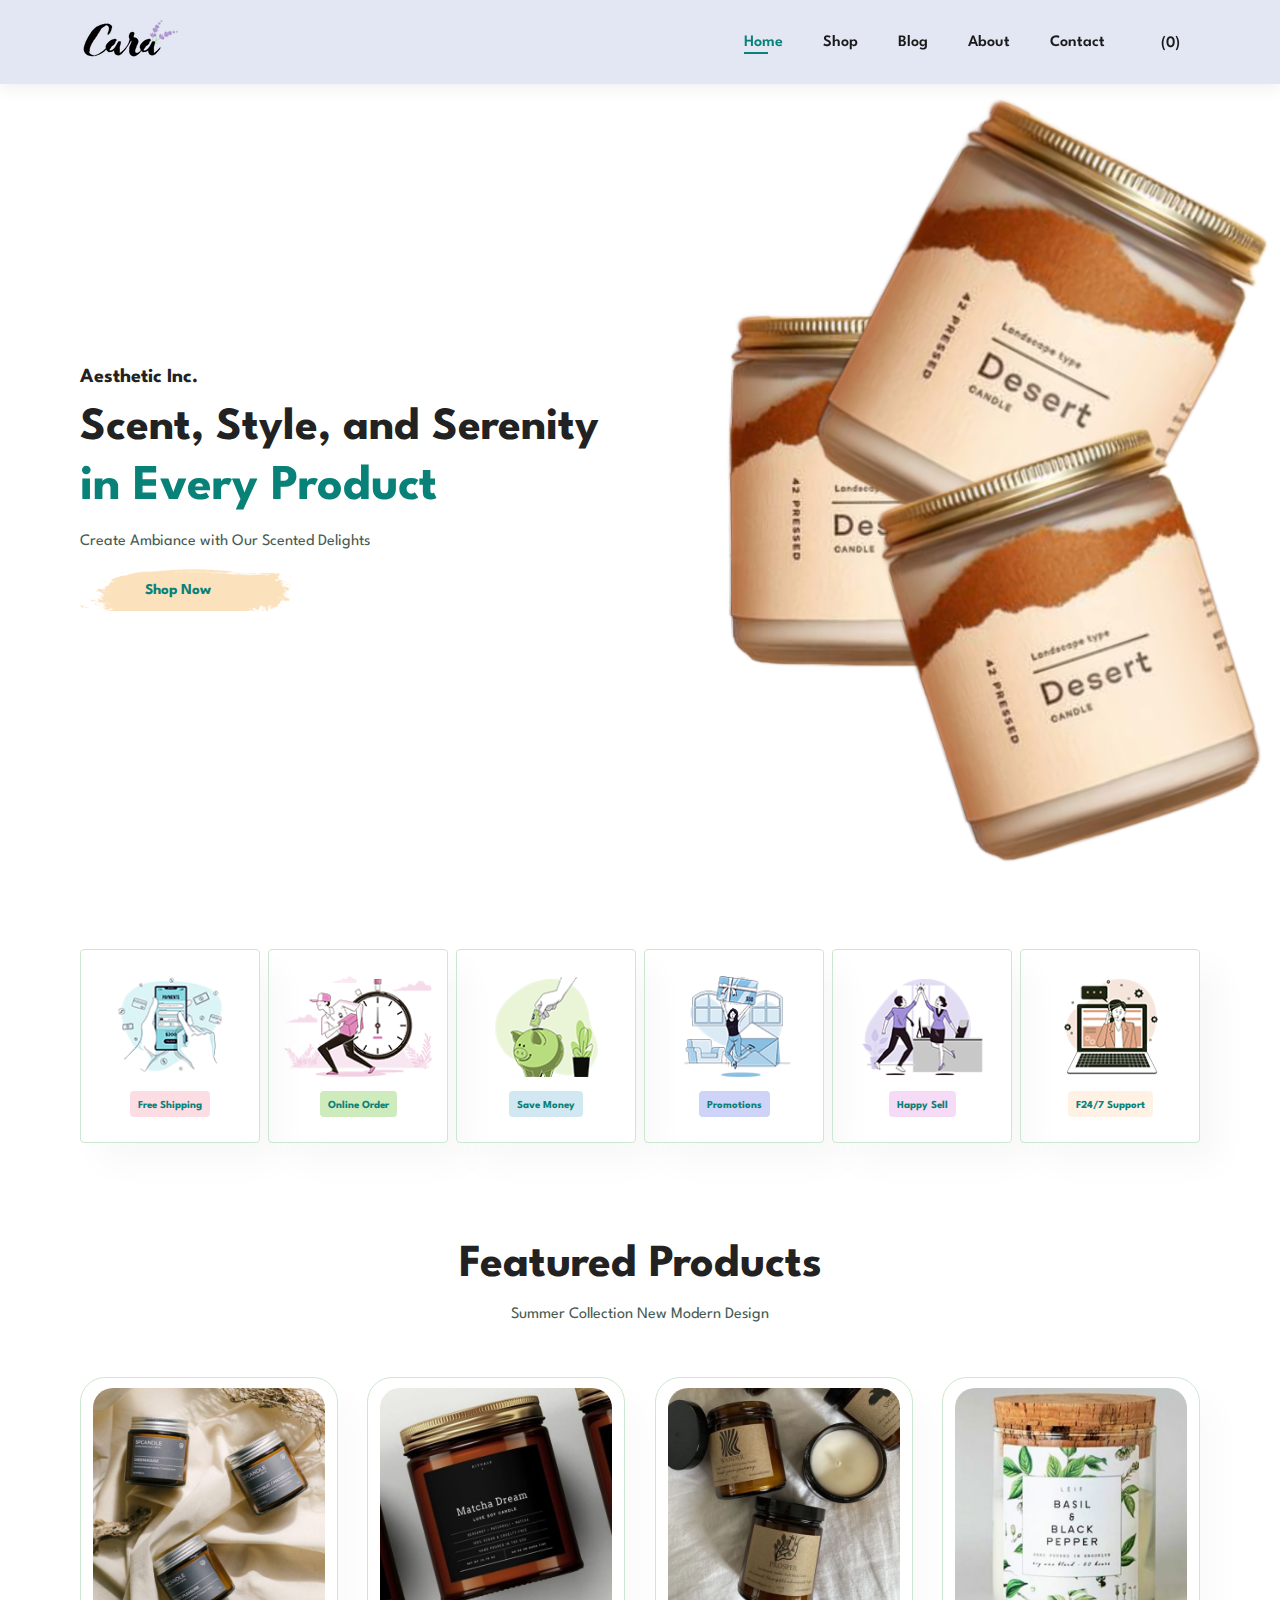
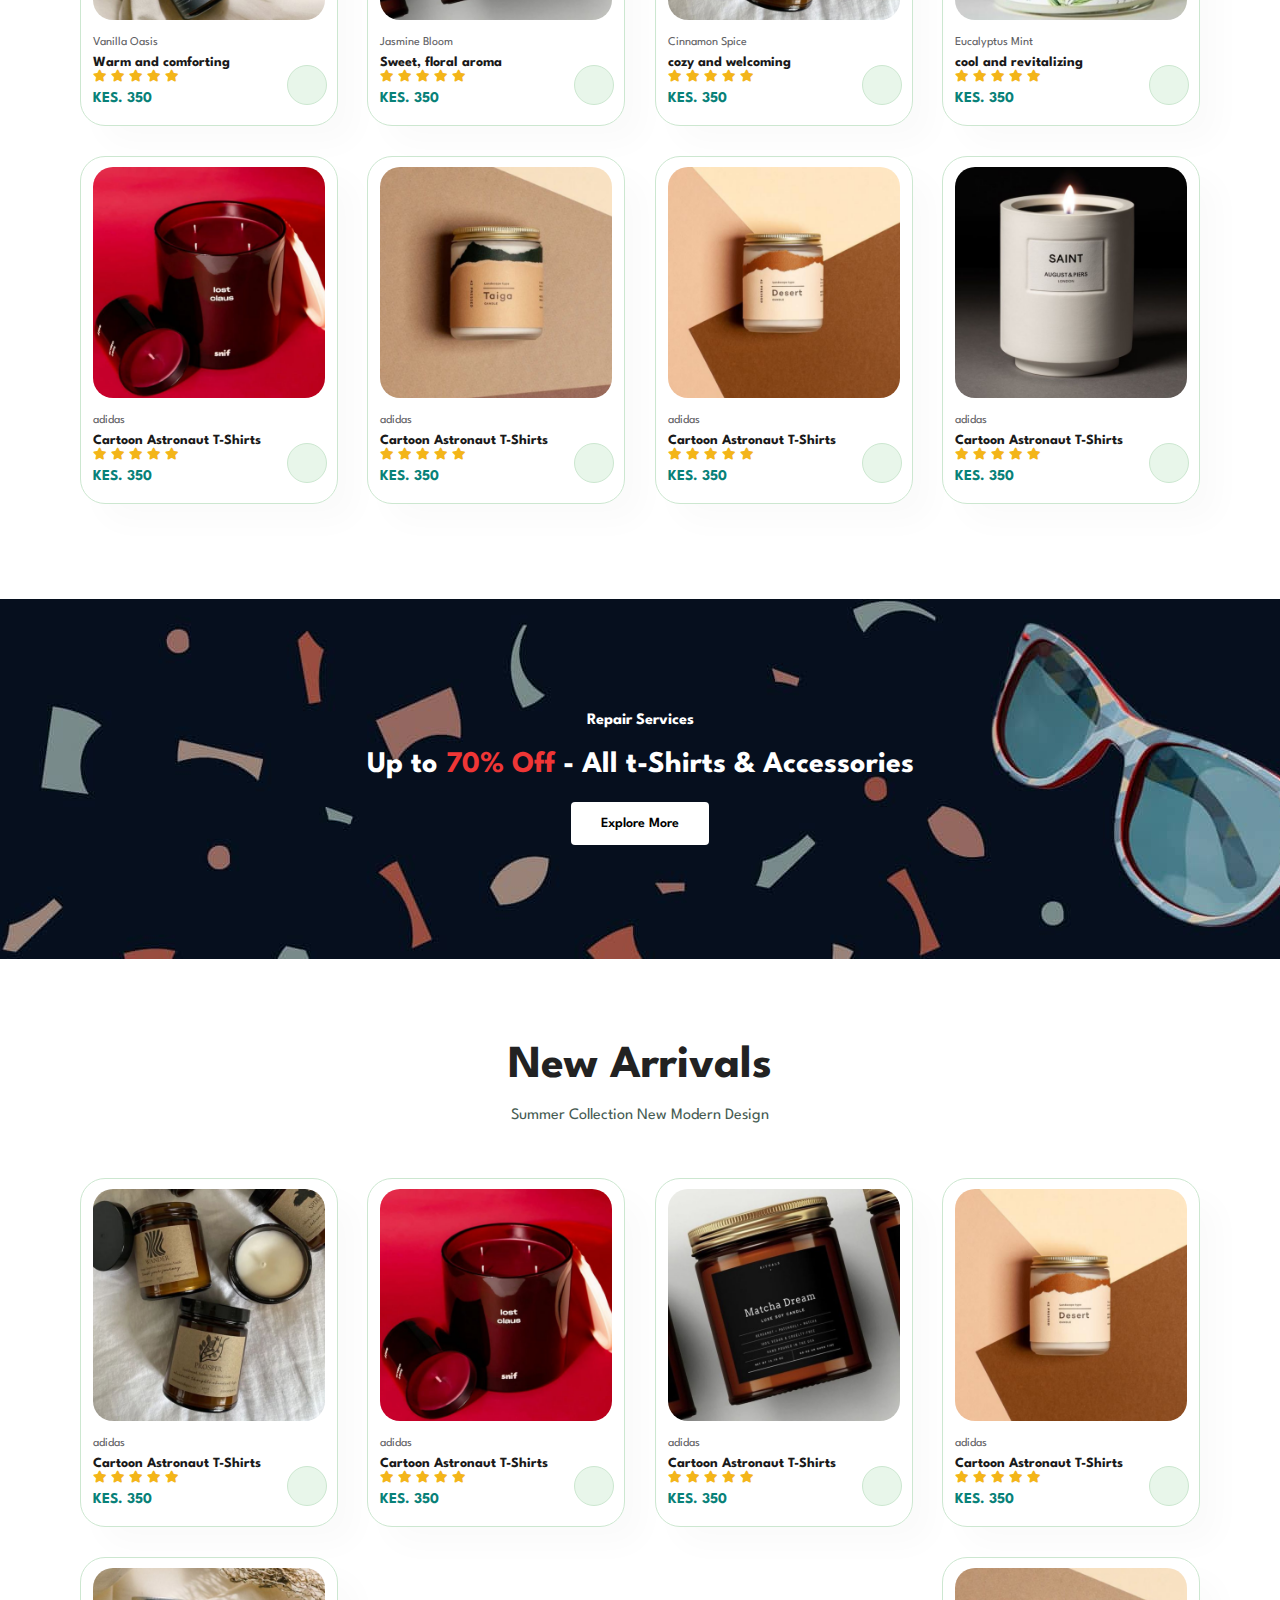
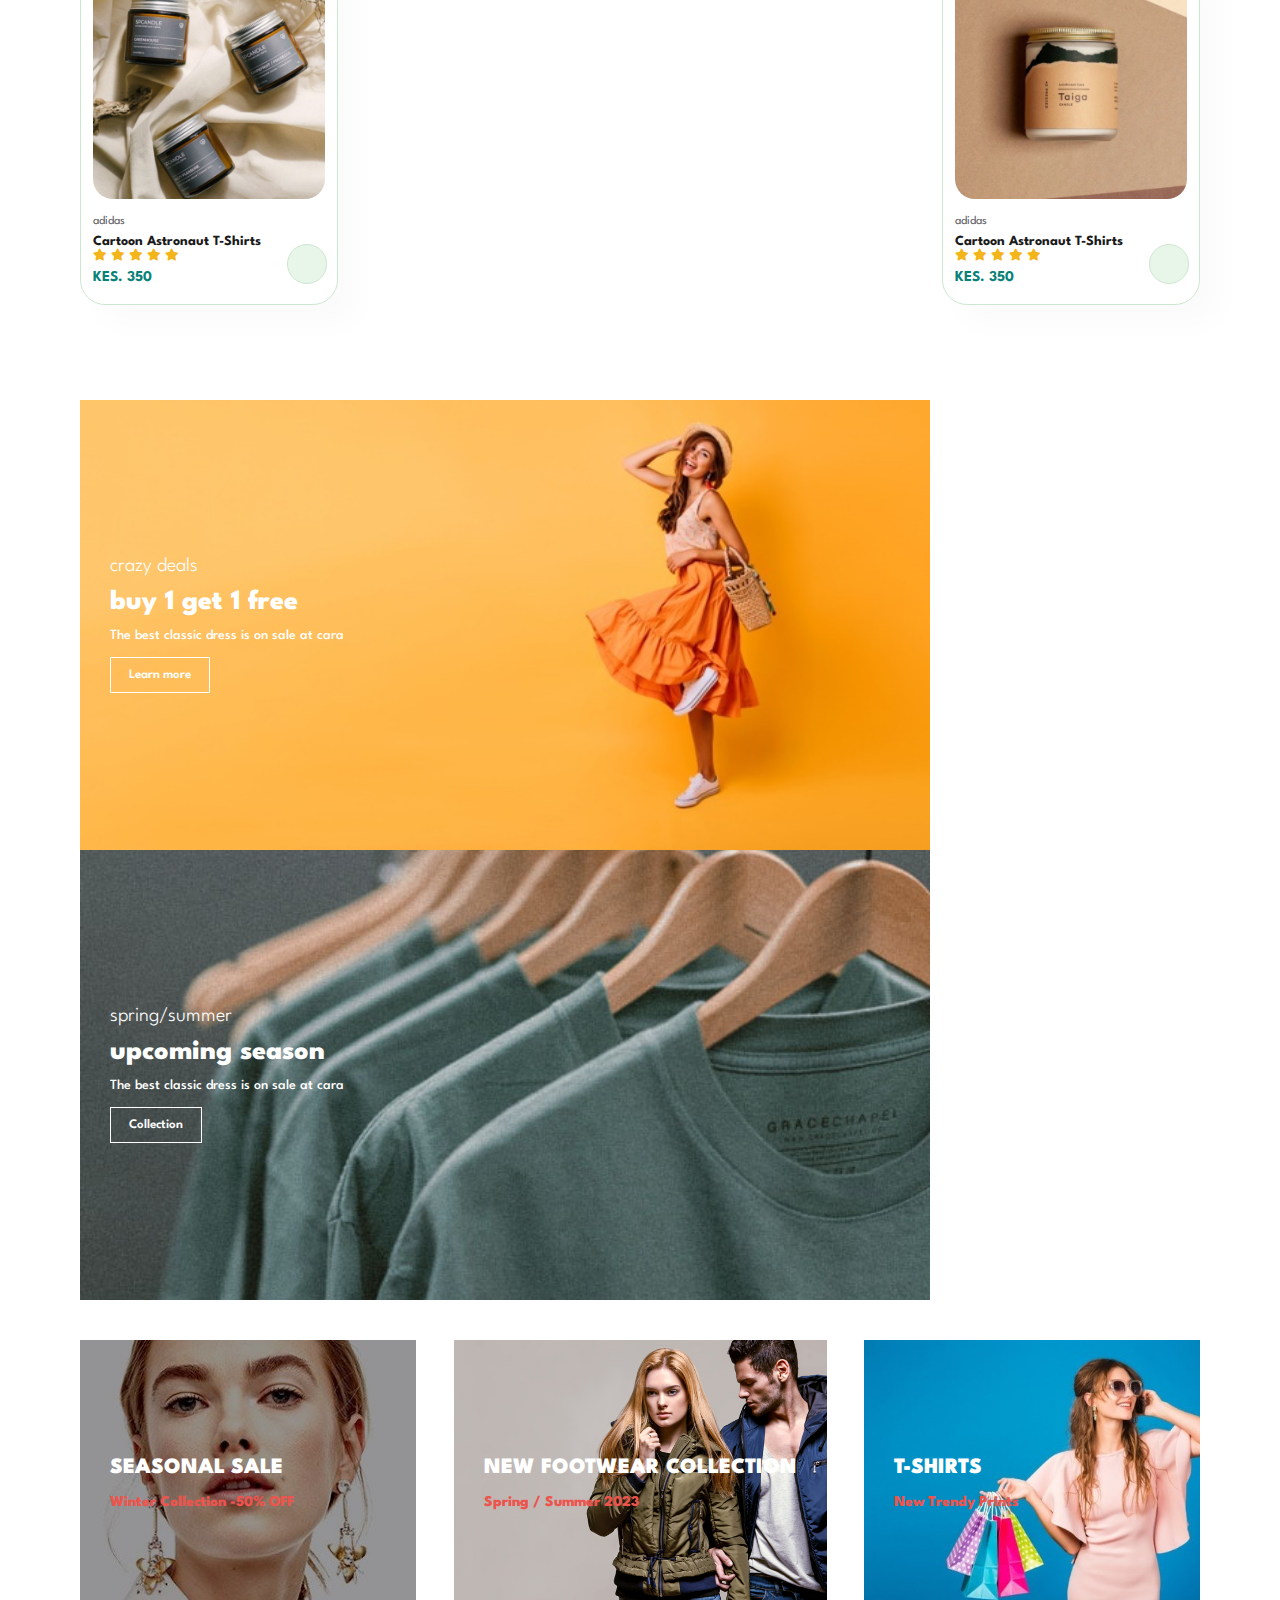
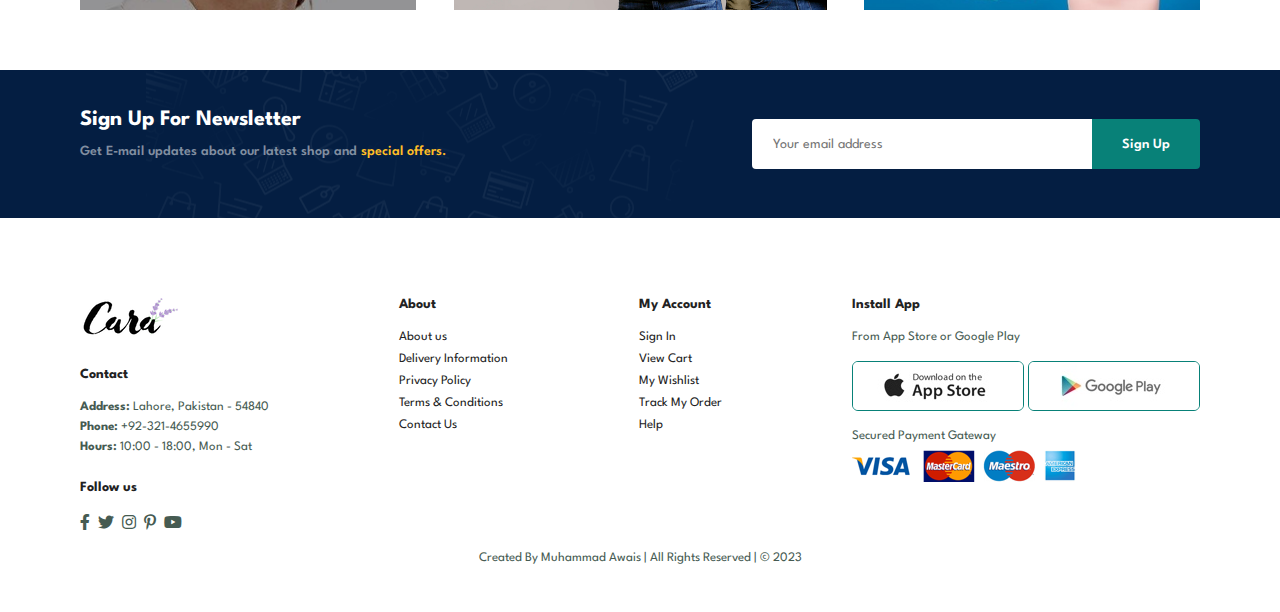
<file: index.html>
<!DOCTYPE html>
<html lang="en">
<head>
    <meta charset="UTF-8">
    <meta http-equiv="X-UA-Compatible" content="IE=edge">
    <meta name="viewport" content="width=device-width, initial-scale=1.0">
    <title>e-commerce website</title>

    <!-- font-awesome cdn link -->
    <link rel="stylesheet" href="https://pro.fontawesome.com/releases/v5.10.0/css/all.css"/>

    <!-- custom css file link -->
    <link rel="stylesheet" href="style.css">

</head>
<body>
    
    <section id="header">
        <a href="#"><img src="images/logo.png" class="logo" alt=""></a>
        <div>
            <ul id="navbar">
                <li><a class="active" href="index.html">Home</a></li>
                <li><a href="shop.html">Shop</a></li>
                <li><a href="blog.html">Blog</a></li>
                <li><a href="about.html">About</a></li>
                <li><a href="contact.html">Contact</a></li>
<li id="lg-bag"><a href="cart.html"><i class="far fa-shopping-bag"></i></a></li>                <a href="#" id="close"><i class="far fa-times"></i></a>
            </ul>
        </div>
        <div id="mobile">
            <a href="cart.html"><i class="far fa-shopping-bag"></i></a>
            <i id="bar" class="fas fa-outdent"></i>
        </div>
    </section>

    <section id="hero">
        <h4>Aesthetic Inc.</h4>
        <h2>Scent, Style, and Serenity </h2>
        <h1>in Every Product</h1>
        <p>Create Ambiance with Our Scented Delights</p>
        <button>Shop Now</button>
    </section>

    <section id="feature" class="section-p1">
        <div class="fe-box">
            <img src="images/features/f1.png" alt="">
            <h6>Free Shipping</h6>
        </div>
        <div class="fe-box">
            <img src="images/features/f2.png" alt="">
            <h6>Online Order</h6>
        </div>
        <div class="fe-box">
            <img src="images/features/f3.png" alt="">
            <h6>Save Money</h6>
        </div>
        <div class="fe-box">
            <img src="images/features/f4.png" alt="">
            <h6>Promotions</h6>
        </div>
        <div class="fe-box">
            <img src="images/features/f5.png" alt="">
            <h6>Happy Sell</h6>
        </div>
        <div class="fe-box">
            <img src="images/features/f6.png" alt="">
            <h6>F24/7 Support</h6>
        </div>
    </section>

    <section id="product1" class="section-p1">
        <h2>Featured Products</h2>
        <p>Summer Collection New Modern Design</p>
        <div class="pro-container">
            <div class="pro">
                <img src="images/images/p1.png" alt="">
                <div class="des">
                    <span>Vanilla Oasis</span>
                    <h5>Warm and comforting</h5>
                    <div class="star">
                        <i class="fas fa-star"></i>
                        <i class="fas fa-star"></i>
                        <i class="fas fa-star"></i>
                        <i class="fas fa-star"></i>
                        <i class="fas fa-star"></i>
                    </div>
                    <h4>KES. 350</h4>
                </div>
<a href="#" class="add-to-cart"><i class="fas fa-shopping-cart cart"></i></a>            </div>
            <div class="pro">
                <img src="images/images/p2.png" alt="">
                <div class="des">
                    <span>Jasmine Bloom</span>
                    <h5>Sweet, floral aroma</h5>
                    <div class="star">
                        <i class="fas fa-star"></i>
                        <i class="fas fa-star"></i>
                        <i class="fas fa-star"></i>
                        <i class="fas fa-star"></i>
                        <i class="fas fa-star"></i>
                    </div>
                    <h4>KES. 350</h4>
                </div>
<a href="#" class="add-to-cart"><i class="fas fa-shopping-cart cart"></i></a>            </div>
            <div class="pro">
                <img src="images/images/p3.png" alt="">
                <div class="des">
                    <span>Cinnamon Spice</span>
                    <h5>cozy and welcoming</h5>
                    <div class="star">
                        <i class="fas fa-star"></i>
                        <i class="fas fa-star"></i>
                        <i class="fas fa-star"></i>
                        <i class="fas fa-star"></i>
                        <i class="fas fa-star"></i>
                    </div>
                    <h4>KES. 350</h4>
                </div>
<a href="#" class="add-to-cart"><i class="fas fa-shopping-cart cart"></i></a>            </div>
            <div class="pro">
                <img src="images/images/p4.png" alt="">
                <div class="des">
                    <span> Eucalyptus Mint</span>
                    <h5>cool and revitalizing </h5>
                    <div class="star">
                        <i class="fas fa-star"></i>
                        <i class="fas fa-star"></i>
                        <i class="fas fa-star"></i>
                        <i class="fas fa-star"></i>
                        <i class="fas fa-star"></i>
                    </div>
                    <h4>KES. 350</h4>
                </div>
<a href="#" class="add-to-cart"><i class="fas fa-shopping-cart cart"></i></a>            </div>
            <div class="pro">
                <img src="images/images/p5.png" alt="">
                <div class="des">
                    <span>adidas</span>
                    <h5>Cartoon Astronaut T-Shirts</h5>
                    <div class="star">
                        <i class="fas fa-star"></i>
                        <i class="fas fa-star"></i>
                        <i class="fas fa-star"></i>
                        <i class="fas fa-star"></i>
                        <i class="fas fa-star"></i>
                    </div>
                    <h4>KES. 350</h4>
                </div>
<a href="#" class="add-to-cart"><i class="fas fa-shopping-cart cart"></i></a>            </div>
            <div class="pro">
                <img src="images/images/p6.png" alt="">
                <div class="des">
                    <span>adidas</span>
                    <h5>Cartoon Astronaut T-Shirts</h5>
                    <div class="star">
                        <i class="fas fa-star"></i>
                        <i class="fas fa-star"></i>
                        <i class="fas fa-star"></i>
                        <i class="fas fa-star"></i>
                        <i class="fas fa-star"></i>
                    </div>
                    <h4>KES. 350</h4>
                </div>
<a href="#" class="add-to-cart"><i class="fas fa-shopping-cart cart"></i></a>            </div>
            <div class="pro">
                <img src="images/images/p7.png" alt="">
                <div class="des">
                    <span>adidas</span>
                    <h5>Cartoon Astronaut T-Shirts</h5>
                    <div class="star">
                        <i class="fas fa-star"></i>
                        <i class="fas fa-star"></i>
                        <i class="fas fa-star"></i>
                        <i class="fas fa-star"></i>
                        <i class="fas fa-star"></i>
                    </div>
                    <h4>KES. 350</h4>
                </div>
<a href="#" class="add-to-cart"><i class="fas fa-shopping-cart cart"></i></a>            </div>
            <div class="pro">
                <img src="images/images/p8.png" alt="">
                <div class="des">
                    <span>adidas</span>
                    <h5>Cartoon Astronaut T-Shirts</h5>
                    <div class="star">
                        <i class="fas fa-star"></i>
                        <i class="fas fa-star"></i>
                        <i class="fas fa-star"></i>
                        <i class="fas fa-star"></i>
                        <i class="fas fa-star"></i>
                    </div>
                    <h4>KES. 350</h4>
                </div>
<a href="#" class="add-to-cart"><i class="fas fa-shopping-cart cart"></i></a>            </div>
        </div>
    </section>

    <section id="banner" class="section-m1">
        <h4>Repair Services</h4>
        <h2>Up to <span>70% Off</span> - All t-Shirts & Accessories</h2>
        <button class="normal">Explore More</button>
    </section>

    <section id="product1" class="section-p1">
        <h2>New Arrivals</h2>
        <p>Summer Collection New Modern Design</p>
        <div class="pro-container">
            <div class="pro">
                <img src="images/images/p3.png" alt="">
                <div class="des">
                    <span>adidas</span>
                    <h5>Cartoon Astronaut T-Shirts</h5>
                    <div class="star">
                        <i class="fas fa-star"></i>
                        <i class="fas fa-star"></i>
                        <i class="fas fa-star"></i>
                        <i class="fas fa-star"></i>
                        <i class="fas fa-star"></i>
                    </div>
                    <h4>KES. 350</h4>
                </div>
<a href="#" class="add-to-cart"><i class="fas fa-shopping-cart cart"></i></a>            </div>
            <div class="pro">
                <img src="images/images/p5.png" alt="">
                <div class="des">
                    <span>adidas</span>
                    <h5>Cartoon Astronaut T-Shirts</h5>
                    <div class="star">
                        <i class="fas fa-star"></i>
                        <i class="fas fa-star"></i>
                        <i class="fas fa-star"></i>
                        <i class="fas fa-star"></i>
                        <i class="fas fa-star"></i>
                    </div>
                    <h4>KES. 350</h4>
                </div>
<a href="#" class="add-to-cart"><i class="fas fa-shopping-cart cart"></i></a>            </div>
            <div class="pro">
                <img src="images/images/p2.png" alt="">
                <div class="des">
                    <span>adidas</span>
                    <h5>Cartoon Astronaut T-Shirts</h5>
                    <div class="star">
                        <i class="fas fa-star"></i>
                        <i class="fas fa-star"></i>
                        <i class="fas fa-star"></i>
                        <i class="fas fa-star"></i>
                        <i class="fas fa-star"></i>
                    </div>
                    <h4>KES. 350</h4>
                </div>
<a href="#" class="add-to-cart"><i class="fas fa-shopping-cart cart"></i></a>            </div>
            <div class="pro">
                <img src="images/images/p7.png" alt="">
                <div class="des">
                    <span>adidas</span>
                    <h5>Cartoon Astronaut T-Shirts</h5>
                    <div class="star">
                        <i class="fas fa-star"></i>
                        <i class="fas fa-star"></i>
                        <i class="fas fa-star"></i>
                        <i class="fas fa-star"></i>
                        <i class="fas fa-star"></i>
                    </div>
                    <h4>KES. 350</h4>
                </div>
<a href="#" class="add-to-cart"><i class="fas fa-shopping-cart cart"></i></a>            </div>
            <div class="pro">
                <img src="images/images/p1.png" alt="">
                <div class="des">
                    <span>adidas</span>
                    <h5>Cartoon Astronaut T-Shirts</h5>
                    <div class="star">
                        <i class="fas fa-star"></i>
                        <i class="fas fa-star"></i>
                        <i class="fas fa-star"></i>
                        <i class="fas fa-star"></i>
                        <i class="fas fa-star"></i>
                    </div>
                    <h4>KES. 350</h4>
                </div>
<a href="#" class="add-to-cart"><i class="fas fa-shopping-cart cart"></i></a>            </div>
            <div class="pro">
                <img src="images/images/p6.png" alt="">
                <div class="des">
                    <span>adidas</span>
                    <h5>Cartoon Astronaut T-Shirts</h5>
                    <div class="star">
                        <i class="fas fa-star"></i>
                        <i class="fas fa-star"></i>
                        <i class="fas fa-star"></i>
                        <i class="fas fa-star"></i>
                        <i class="fas fa-star"></i>
                    </div>
                    <h4>KES. 350</h4>
                </div>
<a href="#" class="add-to-cart"><i class="fas fa-shopping-cart cart"></i></a>            </div>
        </div>
    </section>

    <section id="sm-banner" class="section-p1">
        <div class="banner-box">
            <h4>crazy deals</h4>
            <h2>buy 1 get 1 free</h2>
            <span>The best classic dress is on sale at cara</span>
            <button class="white">Learn more</button>
        </div>
        <div class="banner-box">
            <h4>spring/summer</h4>
            <h2>upcoming season</h2>
            <span>The best classic dress is on sale at cara</span>
            <button class="white">Collection</button>
        </div>
    </section>

    <section id="banner3">
        <div class="banner-box">
            <h2>SEASONAL SALE</h2>
            <h3>Winter Collection -50% OFF</h3>
        </div>
        <div class="banner-box">
            <h2>NEW FOOTWEAR COLLECTION</h2>
            <h3>Spring / Summer 2023</h3>
        </div>
        <div class="banner-box">
            <h2>T-SHIRTS</h2>
            <h3>New Trendy Prints</h3>
        </div>
    </section>

    <section id="newsletter" class="section-p1 section-m1">
        <div class="newstext">
            <h4>Sign Up For Newsletter</h4>
            <p>Get E-mail updates about our latest shop and <span>special offers.</span></p>
        </div>
        <div class="form">
            <input type="text" placeholder="Your email address">
            <button class="normal">Sign Up</button>
        </div>
    </section>

    <footer class="section-p1">
        <div class="col">
            <img class="logo" src="images/logo.png" alt="">
            <h4>Contact</h4>
            <p><strong>Address:</strong> Lahore, Pakistan - 54840</p>
            <p><strong>Phone:</strong> +92-321-4655990</p>
            <p><strong>Hours:</strong> 10:00 - 18:00, Mon - Sat</p>
            <div class="follow">
                <h4>Follow us</h4>
                <div class="icon">
                    <i class="fab fa-facebook-f"></i>
                    <i class="fab fa-twitter"></i>
                    <i class="fab fa-instagram"></i>
                    <i class="fab fa-pinterest-p"></i>
                    <i class="fab fa-youtube"></i>
                </div>
            </div>
        </div>
        <div class="col">
            <h4>About</h4>
            <a href="#">About us</a>
            <a href="#">Delivery Information</a>
            <a href="#">Privacy Policy</a>
            <a href="#">Terms & Conditions</a>
            <a href="#">Contact Us</a>
        </div>
        <div class="col">
            <h4>My Account</h4>
            <a href="#">Sign In</a>
            <a href="#">View Cart</a>
            <a href="#">My Wishlist</a>
            <a href="#">Track My Order</a>
            <a href="#">Help</a>
        </div>
        <div class="col install">
            <h4>Install App</h4>
            <p>From App Store or Google Play</p>
            <div class="row">
                <img src="images/pay/app.jpg" alt="">
                <img src="images/pay/play.jpg" alt="">
            </div>
            <p>Secured Payment Gateway</p>
            <img src="images/pay/pay.png" alt="">
        </div>
        <div class="copyright">
            <p>Created By Muhammad Awais | All Rights Reserved | &#169; 2023</p>
        </div>
    </footer>

    <!-- javascript script file link -->
    <script src="script.js"></script>
</body>
</html>
</file>
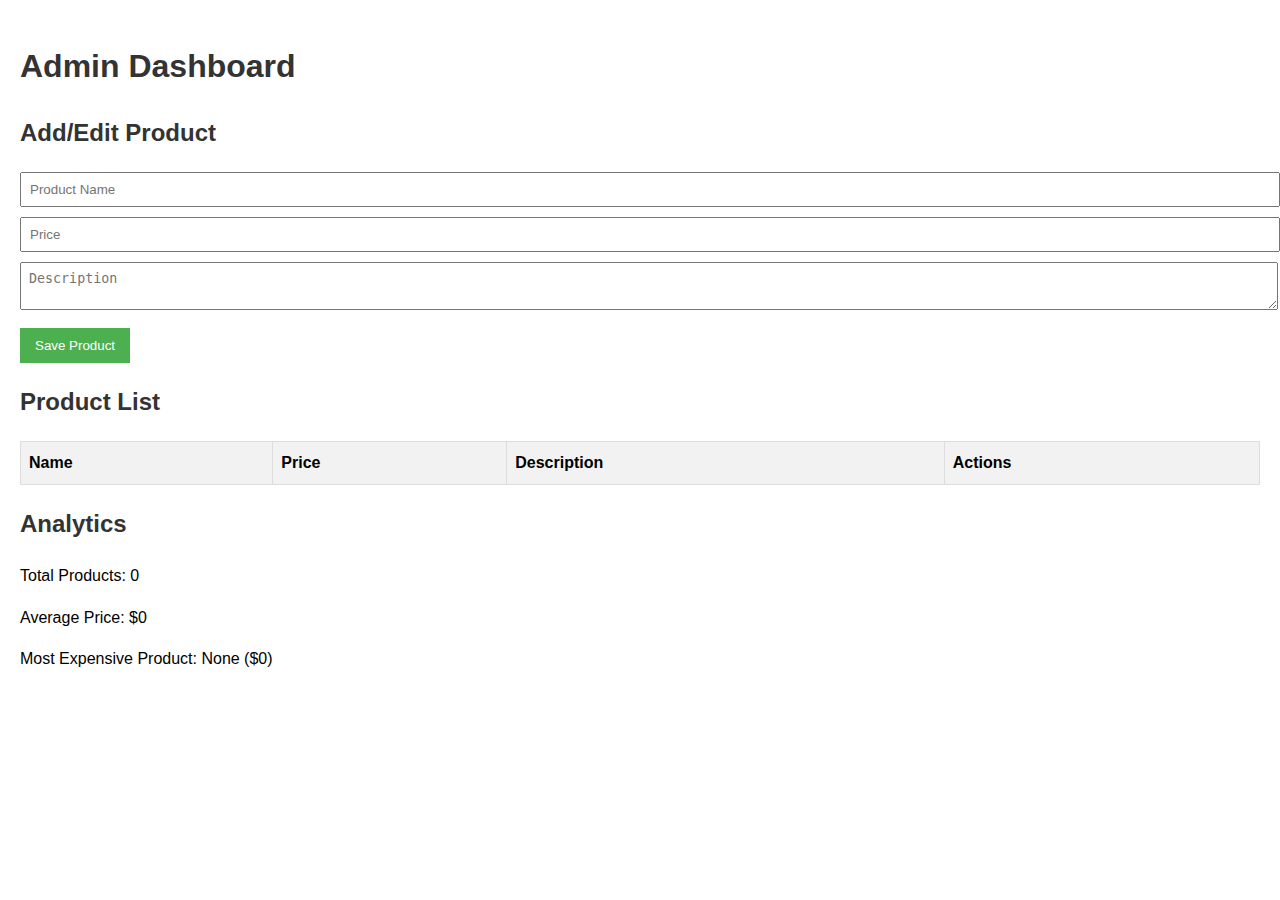
<file: admin.html>
<!DOCTYPE html>
<html lang="en">
<head>
    <meta charset="UTF-8">
    <meta name="viewport" content="width=device-width, initial-scale=1.0">
    <title>Admin Dashboard</title>
    <style>
        body {
            font-family: Arial, sans-serif;
            line-height: 1.6;
            margin: 0;
            padding: 20px;
        }
        h1, h2 {
            color: #333;
        }
        form {
            margin-bottom: 20px;
        }
        input, textarea {
            width: 100%;
            padding: 8px;
            margin-bottom: 10px;
        }
        button {
            background-color: #4CAF50;
            color: white;
            padding: 10px 15px;
            border: none;
            cursor: pointer;
        }
        button:hover {
            background-color: #45a049;
        }
        table {
            width: 100%;
            border-collapse: collapse;
        }
        th, td {
            border: 1px solid #ddd;
            padding: 8px;
            text-align: left;
        }
        th {
            background-color: #f2f2f2;
        }
    </style>
</head>
<body>
    <h1>Admin Dashboard</h1>

    <h2>Add/Edit Product</h2>
    <form id="productForm">
        <input type="hidden" id="productId">
        <input type="text" id="productName" placeholder="Product Name" required>
        <input type="number" id="productPrice" placeholder="Price" required>
        <textarea id="productDescription" placeholder="Description" required></textarea>
        <button type="submit">Save Product</button>
    </form>

    <h2>Product List</h2>
    <table id="productList">
        <thead>
            <tr>
                <th>Name</th>
                <th>Price</th>
                <th>Description</th>
                <th>Actions</th>
            </tr>
        </thead>
        <tbody></tbody>
    </table>

    <h2>Analytics</h2>
    <div id="analytics">
        <p>Total Products: <span id="totalProducts">0</span></p>
        <p>Average Price: $<span id="averagePrice">0</span></p>
        <p>Most Expensive Product: <span id="mostExpensiveProduct">None</span></p>
    </div>

    <script src="admin.js"></script>
</body>
</html>
</file>
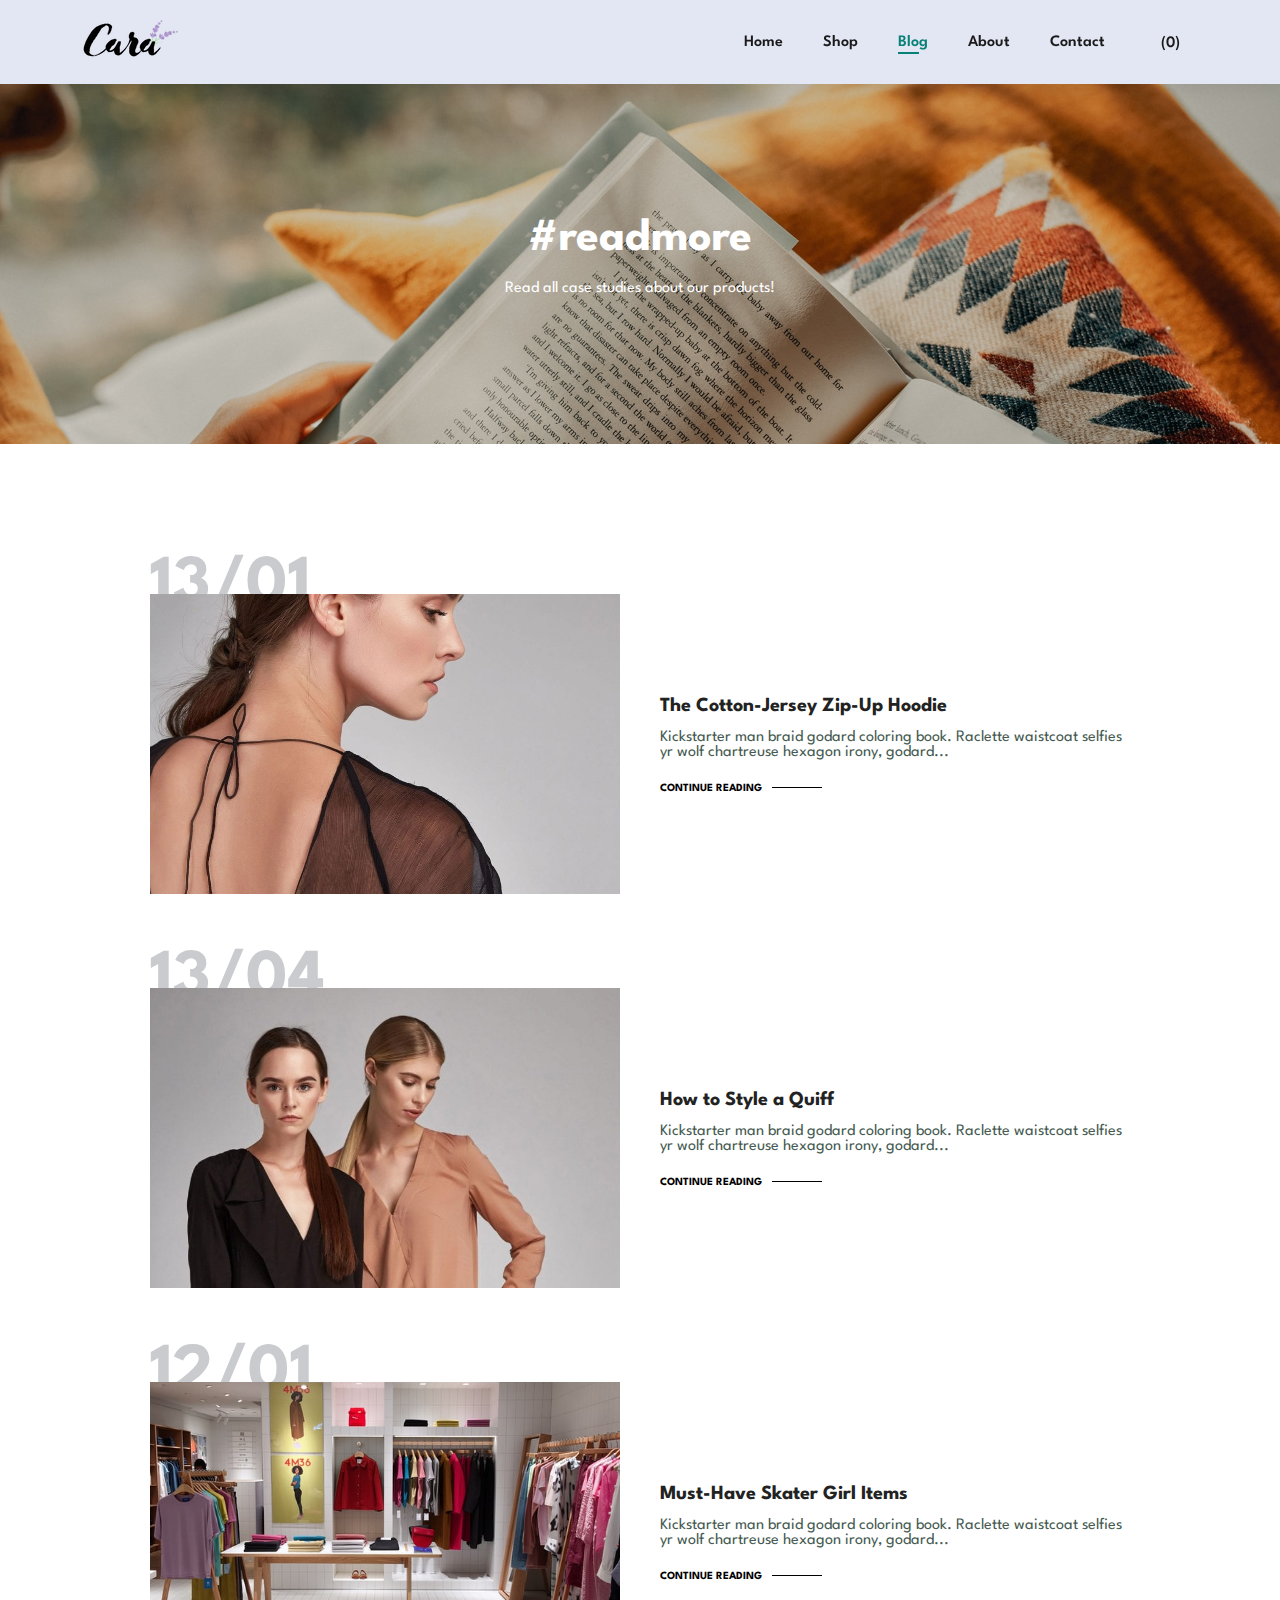
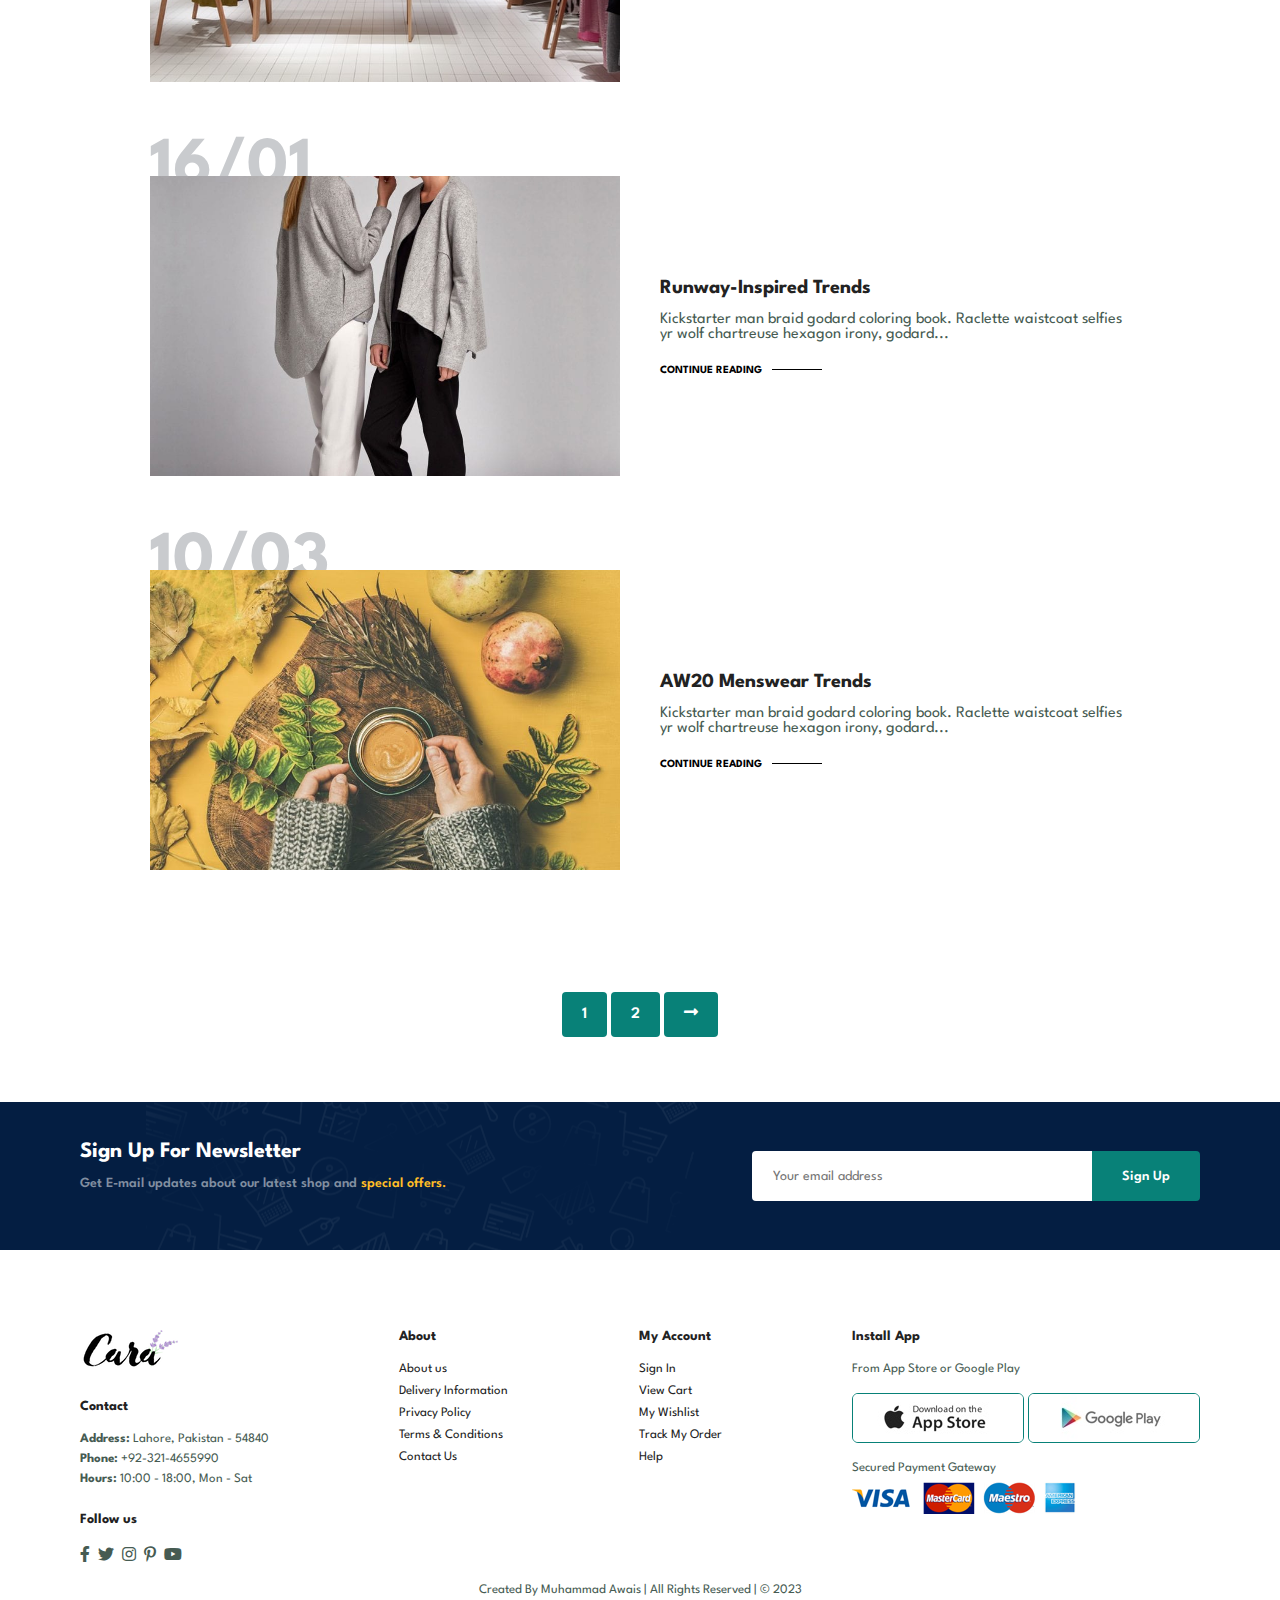
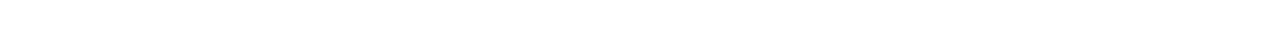
<file: blog.html>
<!DOCTYPE html>
<html lang="en">

<head>
    <meta charset="UTF-8">
    <meta http-equiv="X-UA-Compatible" content="IE=edge">
    <meta name="viewport" content="width=device-width, initial-scale=1.0">
    <title>e-commerce website</title>

    <!-- font-awesome cdn link -->
    <link rel="stylesheet" href="https://pro.fontawesome.com/releases/v5.10.0/css/all.css" />

    <!-- custom css file link -->
    <link rel="stylesheet" href="style.css">

</head>

<body>

    <section id="header">
        <a href="#"><img src="images/logo.png" class="logo" alt=""></a>
        <div>
            <ul id="navbar">
                <li><a href="index.html">Home</a></li>
                <li><a href="shop.html">Shop</a></li>
                <li><a class="active" href="blog.html">Blog</a></li>
                <li><a href="about.html">About</a></li>
                <li><a href="contact.html">Contact</a></li>
                <li id="lg-bag"><a href="cart.html"><i class="far fa-shopping-bag"></i></a></li>
                <a href="#" id="close"><i class="far fa-times"></i></a>
            </ul>
        </div>
        <div id="mobile">
            <a href="cart.html"><i class="far fa-shopping-bag"></i></a>
            <i id="bar" class="fas fa-outdent"></i>
        </div>
    </section>

    <section id="page-header" class="blog-header">
        <h2>#readmore</h2>
        <p>Read all case studies about our products!</p>
    </section>

    <section id="blog">
        <div class="blog-box">
            <div class="blog-img">
                <img src="images/blog/b1.jpg" alt="">
            </div>
            <div class="blog-details">
                <h4>The Cotton-Jersey Zip-Up Hoodie</h4>
                <p>Kickstarter man braid godard coloring book. Raclette waistcoat selfies
                    yr wolf chartreuse hexagon irony, godard...
                </p>
                <a href="#">CONTINUE READING</a>
            </div>
            <h1>13/01</h1>
        </div>
        <div class="blog-box">
            <div class="blog-img">
                <img src="images/blog/b2.jpg" alt="">
            </div>
            <div class="blog-details">
                <h4>How to Style a Quiff</h4>
                <p>Kickstarter man braid godard coloring book. Raclette waistcoat selfies
                    yr wolf chartreuse hexagon irony, godard...
                </p>
                <a href="#">CONTINUE READING</a>
            </div>
            <h1>13/04</h1>
        </div>
        <div class="blog-box">
            <div class="blog-img">
                <img src="images/blog/b3.jpg" alt="">
            </div>
            <div class="blog-details">
                <h4>Must-Have Skater Girl Items</h4>
                <p>Kickstarter man braid godard coloring book. Raclette waistcoat selfies
                    yr wolf chartreuse hexagon irony, godard...
                </p>
                <a href="#">CONTINUE READING</a>
            </div>
            <h1>12/01</h1>
        </div>
        <div class="blog-box">
            <div class="blog-img">
                <img src="images/blog/b4.jpg" alt="">
            </div>
            <div class="blog-details">
                <h4>Runway-Inspired Trends</h4>
                <p>Kickstarter man braid godard coloring book. Raclette waistcoat selfies
                    yr wolf chartreuse hexagon irony, godard...
                </p>
                <a href="#">CONTINUE READING</a>
            </div>
            <h1>16/01</h1>
        </div>
        <div class="blog-box">
            <div class="blog-img">
                <img src="images/blog/b6.jpg" alt="">
            </div>
            <div class="blog-details">
                <h4>AW20 Menswear Trends</h4>
                <p>Kickstarter man braid godard coloring book. Raclette waistcoat selfies
                    yr wolf chartreuse hexagon irony, godard...
                </p>
                <a href="#">CONTINUE READING</a>
            </div>
            <h1>10/03</h1>
        </div>
    </section>

    <section id="pagination" class="section-p1">
        <a href="#">1</a>
        <a href="#">2</a>
        <a href="#"><i class="fas fa-long-arrow-alt-right"></i></a>
    </section>

    <section id="newsletter" class="section-p1 section-m1">
        <div class="newstext">
            <h4>Sign Up For Newsletter</h4>
            <p>Get E-mail updates about our latest shop and <span>special offers.</span></p>
        </div>
        <div class="form">
            <input type="text" placeholder="Your email address">
            <button class="normal">Sign Up</button>
        </div>
    </section>

    <footer class="section-p1">
        <div class="col">
            <img class="logo" src="images/logo.png" alt="">
            <h4>Contact</h4>
            <p><strong>Address:</strong> Lahore, Pakistan - 54840</p>
            <p><strong>Phone:</strong> +92-321-4655990</p>
            <p><strong>Hours:</strong> 10:00 - 18:00, Mon - Sat</p>
            <div class="follow">
                <h4>Follow us</h4>
                <div class="icon">
                    <i class="fab fa-facebook-f"></i>
                    <i class="fab fa-twitter"></i>
                    <i class="fab fa-instagram"></i>
                    <i class="fab fa-pinterest-p"></i>
                    <i class="fab fa-youtube"></i>
                </div>
            </div>
        </div>
        <div class="col">
            <h4>About</h4>
            <a href="#">About us</a>
            <a href="#">Delivery Information</a>
            <a href="#">Privacy Policy</a>
            <a href="#">Terms & Conditions</a>
            <a href="#">Contact Us</a>
        </div>
        <div class="col">
            <h4>My Account</h4>
            <a href="#">Sign In</a>
            <a href="#">View Cart</a>
            <a href="#">My Wishlist</a>
            <a href="#">Track My Order</a>
            <a href="#">Help</a>
        </div>
        <div class="col install">
            <h4>Install App</h4>
            <p>From App Store or Google Play</p>
            <div class="row">
                <img src="images/pay/app.jpg" alt="">
                <img src="images/pay/play.jpg" alt="">
            </div>
            <p>Secured Payment Gateway</p>
            <img src="images/pay/pay.png" alt="">
        </div>
        <div class="copyright">
            <p>Created By Muhammad Awais | All Rights Reserved | &#169; 2023</p>
        </div>
    </footer>

    <!-- javascript script file link -->
    <script src="script.js"></script>
</body>

</html>
</file>
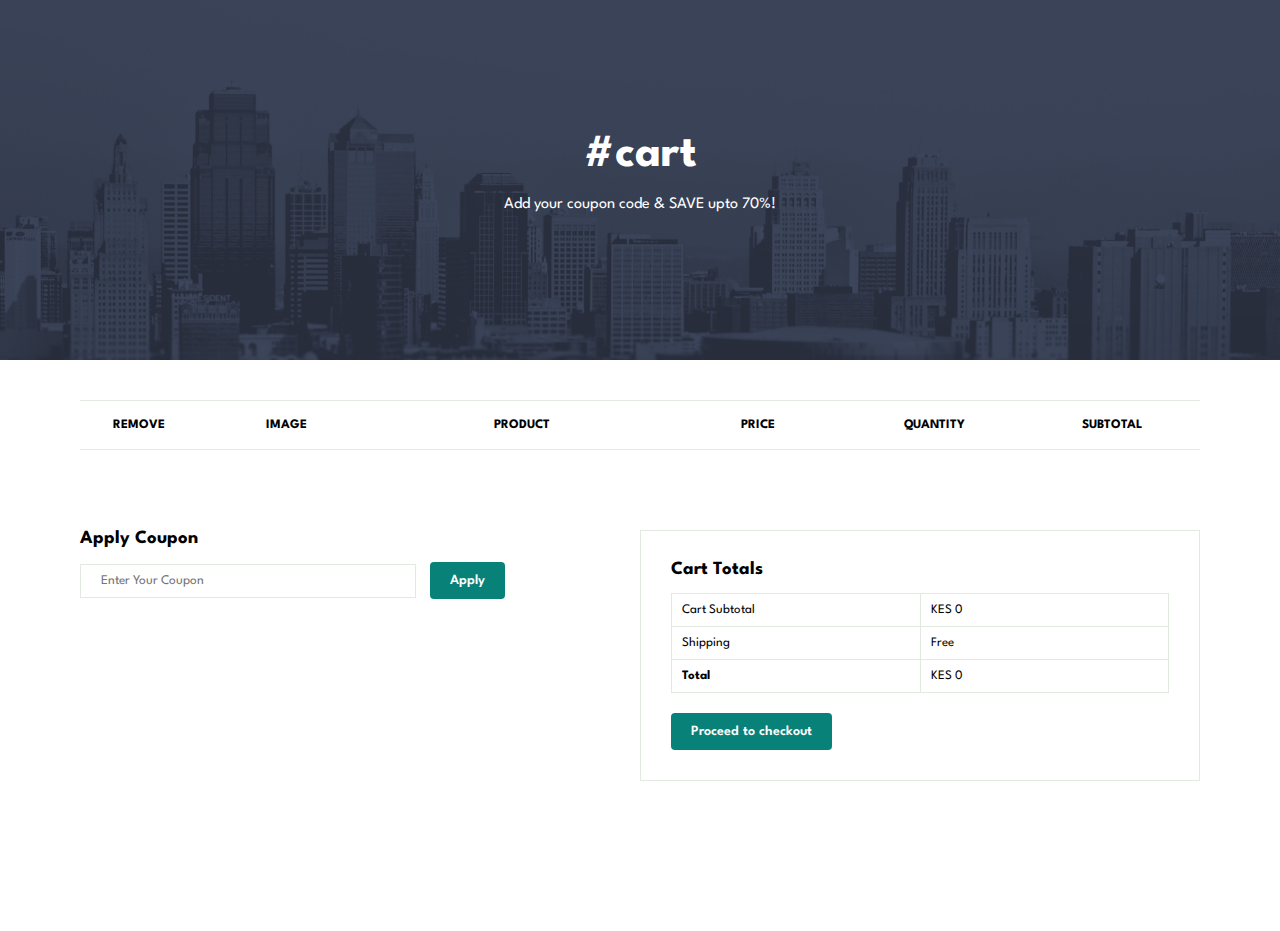
<file: cart.html>
<!DOCTYPE html>
<html lang="en">

<head>
    <meta charset="UTF-8">
    <meta http-equiv="X-UA-Compatible" content="IE=edge">
    <meta name="viewport" content="width=device-width, initial-scale=1.0">
    <title>e-commerce website</title>

    <!-- font-awesome cdn link -->
    <link rel="stylesheet" href="https://pro.fontawesome.com/releases/v5.10.0/css/all.css" />

    <!-- custom css file link -->
    <link rel="stylesheet" href="style.css">

</head>

<body>

    <section id="page-header" class="about-header">
        <h2>#cart</h2>
        <p>Add your coupon code & SAVE upto 70%!</p>
    </section>

    <section id="cart" class="section-p1">
        <table width="100%">
            <thead>
                <tr>
                    <td>Remove</td>
                    <td>Image</td>
                    <td>Product</td>
                    <td>Price</td>
                    <td>Quantity</td>
                    <td>Subtotal</td>
                </tr>
            </thead>
            <tbody id="cart-items">
                <!-- Cart items will be dynamically added here -->
            </tbody>
        </table>
    </section>

    <section id="cart-add" class="section-p1">
        <div class="coupon">
            <h3>Apply Coupon</h3>
            <div>
                <input type="text" placeholder="Enter Your Coupon">
                <button class="normal">Apply</button>
            </div>
        </div>
        <div class="subtotal">
            <h3>Cart Totals</h3>
            <table>
                <tr>
                    <td>Cart Subtotal</td>
                    <td id="cart-subtotal">KES 0</td>
                </tr>
                <tr>
                    <td>Shipping</td>
                    <td>Free</td>
                </tr>
                <tr>
                    <td><strong>Total</strong></td>
                    <td id="cart-total"><strong>KES 0</strong></td>
                </tr>
            </table>
            <button class="normal" id="checkout-button">Proceed to checkout</button>
        </div>
    </section>

    <footer class="section-p1">
        <!-- ... (keep the existing footer content) ... -->
    </footer>

    <!-- javascript script file link -->
    <script src="script.js"></script>
    <script>
        // Function to render cart items
        function renderCart() {
            const cartItems = document.getElementById('cart-items');
            const cartSubtotal = document.getElementById('cart-subtotal');
            const cartTotal = document.getElementById('cart-total');
            
            cartItems.innerHTML = '';
            let subtotal = 0;

            cart.forEach((item, index) => {
                const row = document.createElement('tr');
                row.innerHTML = `
                    <td><a href="#" onclick="removeItem(${index})"><i class="fas fa-times-circle" style="color:black"></i></a></td>
                    <td><img src="${item.image}" alt="${item.name}"></td>
                    <td>${item.name}</td>
                    <td>KES ${item.price}</td>
                    <td><input type="number" value="${item.quantity}" onchange="updateQuantity(${index}, this.value)"></td>
                    <td>KES ${item.price * item.quantity}</td>
                `;
                cartItems.appendChild(row);
                subtotal += item.price * item.quantity;
            });

            cartSubtotal.textContent = `KES ${subtotal}`;
            cartTotal.textContent = `KES ${subtotal}`;
        }

        // Function to remove item from cart
        function removeItem(index) {
            cart.splice(index, 1);
            saveCart();
            renderCart();
            updateCartIcon();
        }

        // Function to update item quantity
        function updateQuantity(index, quantity) {
            cart[index].quantity = parseInt(quantity);
            saveCart();
            renderCart();
            updateCartIcon();
        }

        // Render cart on page load
        document.addEventListener('DOMContentLoaded', () => {
            renderCart();
            updateCartIcon();

            // Add event listener to checkout button
            document.getElementById('checkout-button').addEventListener('click', checkout);
        });
    </script>
</body>

</html>
</file>
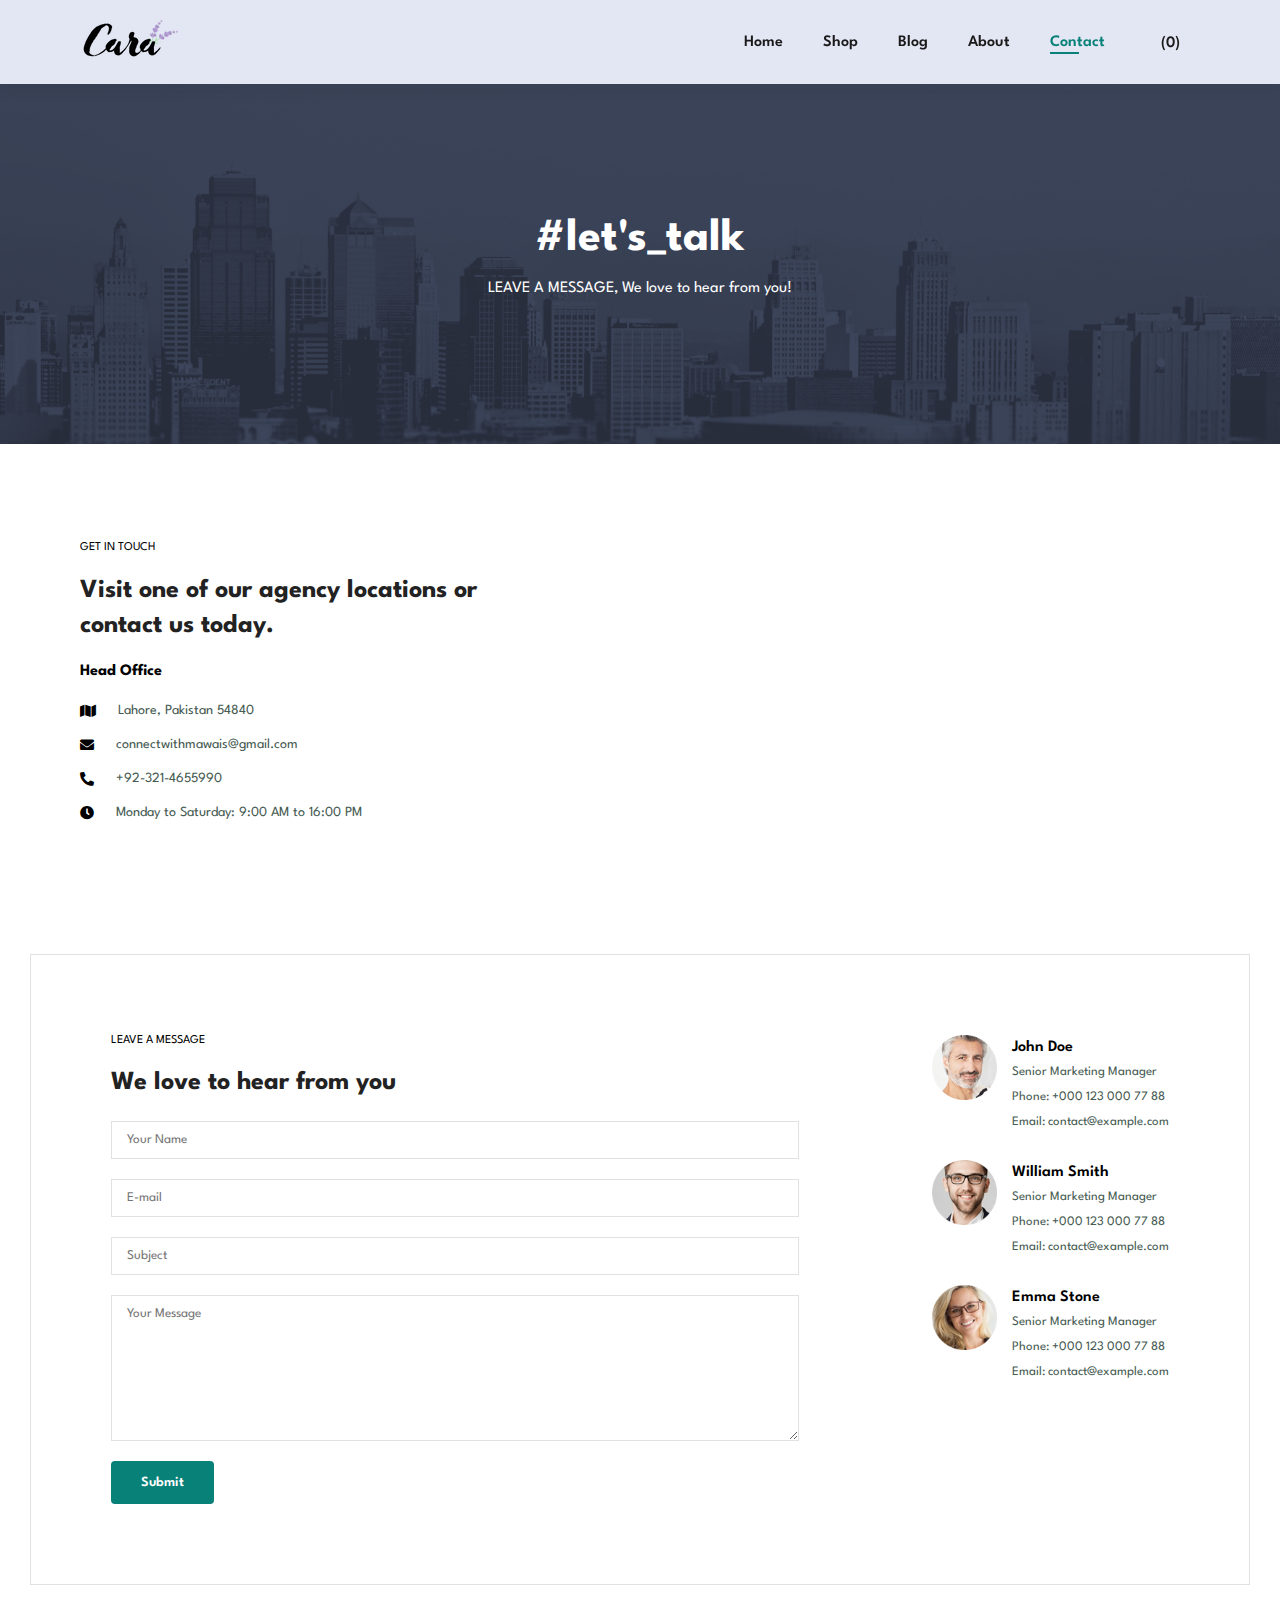
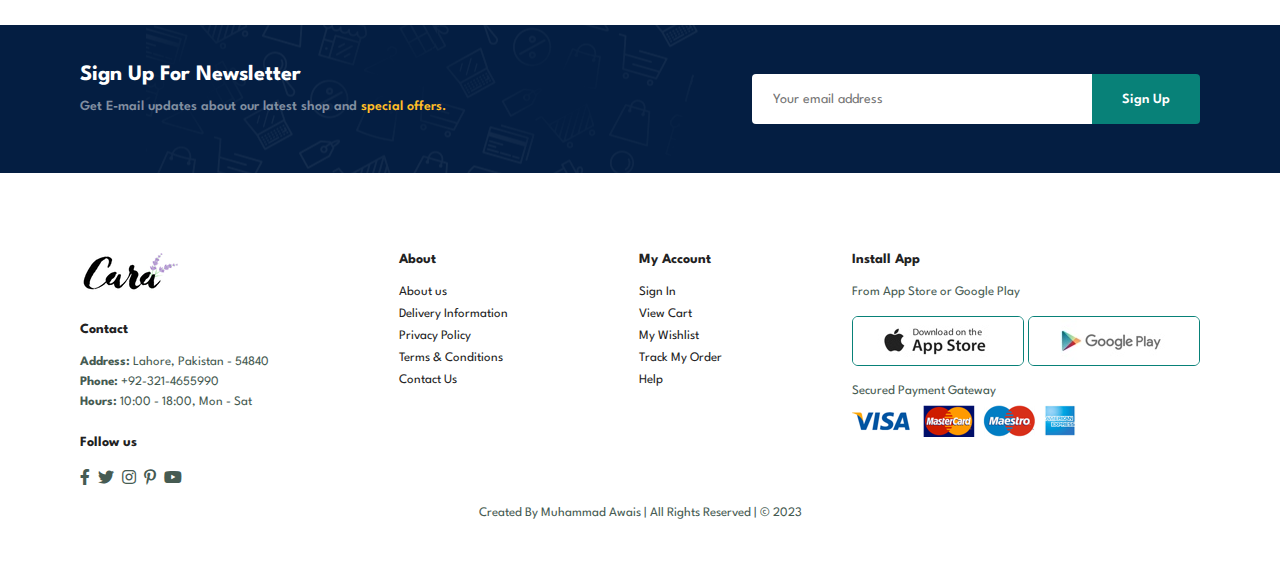
<file: contact.html>
<!DOCTYPE html>
<html lang="en">

<head>
    <meta charset="UTF-8">
    <meta http-equiv="X-UA-Compatible" content="IE=edge">
    <meta name="viewport" content="width=device-width, initial-scale=1.0">
    <title>e-commerce website</title>

    <!-- font-awesome cdn link -->
    <link rel="stylesheet" href="https://pro.fontawesome.com/releases/v5.10.0/css/all.css" />

    <!-- custom css file link -->
    <link rel="stylesheet" href="style.css">

</head>

<body>

    <section id="header">
        <a href="#"><img src="images/logo.png" class="logo" alt=""></a>
        <div>
            <ul id="navbar">
                <li><a href="index.html">Home</a></li>
                <li><a href="shop.html">Shop</a></li>
                <li><a href="blog.html">Blog</a></li>
                <li><a href="about.html">About</a></li>
                <li><a class="active" href="contact.html">Contact</a></li>
                <li id="lg-bag"><a href="cart.html"><i class="far fa-shopping-bag"></i></a></li>
                <a href="#" id="close"><i class="far fa-times"></i></a>
            </ul>
        </div>
        <div id="mobile">
            <a href="cart.html"><i class="far fa-shopping-bag"></i></a>
            <i id="bar" class="fas fa-outdent"></i>
        </div>
    </section>

    <section id="page-header" class="about-header">
        <h2>#let's_talk</h2>
        <p>LEAVE A MESSAGE, We love to hear from you!</p>
    </section>

    <section id="contact-details" class="section-p1">
        <div class="details">
            <span>GET IN TOUCH</span>
            <h2>Visit one of our agency locations or contact us today.</h2>
            <h3>Head Office</h3>
            <div>
                <li>
                    <i class="fas fa-map"></i>
                    <p>Lahore, Pakistan 54840</p>
                </li>
                <li>
                    <i class="fas fa-envelope"></i>
                    <p>connectwithmawais@gmail.com</p>
                </li>
                <li>
                    <i class="fas fa-phone-alt"></i>
                    <p>+92-321-4655990
                </li>
                <li>
                    <i class="fas fa-clock"></i>
                    <p>Monday to Saturday: 9:00 AM to 16:00 PM</p>
                </li>
            </div>
        </div>
        <div class="map">
            <iframe
                src="https://www.google.com/maps/embed?pb=!1m18!1m12!1m3!1d217759.48983392344!2d74.1943055256652!3d31.483156882376644!2m3!1f0!2f0!3f0!3m2!1i1024!2i768!4f13.1!3m3!1m2!1s0x39190483e58107d9%3A0xc23abe6ccc7e2462!2sLahore%2C%20Punjab%2C%20Pakistan!5e0!3m2!1sen!2s!4v1676498542792!5m2!1sen!2s"
                width="600" height="450" style="border:0;" allowfullscreen="" loading="lazy"
                referrerpolicy="no-referrer-when-downgrade"></iframe>
        </div>
    </section>

    <section id="form-details">
        <form action="">
            <span>LEAVE A MESSAGE</span>
            <h2>We love to hear from you</h2>
            <input type="text" placeholder="Your Name">
            <input type="text" placeholder="E-mail">
            <input type="text" placeholder="Subject">
            <textarea name="" id="" cols="30" rows="10" placeholder="Your Message"></textarea>
            <button class="normal">Submit</button>
        </form>
        <div class="people">
            <div>
                <img src="images/people/1.png" alt="">
                <p><span>John Doe</span> Senior Marketing Manager<br>Phone: +000 123 000 77 88<br>Email: contact@example.com</p>
            </div>
            <div>
                <img src="images/people/2.png" alt="">
                <p><span>William Smith</span> Senior Marketing Manager<br>Phone: +000 123 000 77 88<br>Email: contact@example.com</p>
            </div>
            <div>
                <img src="images/people/3.png" alt="">
                <p><span>Emma Stone</span> Senior Marketing Manager<br>Phone: +000 123 000 77 88<br>Email: contact@example.com</p>
            </div>
        </div>
    </section>

    <section id="newsletter" class="section-p1 section-m1">
        <div class="newstext">
            <h4>Sign Up For Newsletter</h4>
            <p>Get E-mail updates about our latest shop and <span>special offers.</span></p>
        </div>
        <div class="form">
            <input type="text" placeholder="Your email address">
            <button class="normal">Sign Up</button>
        </div>
    </section>

    <footer class="section-p1">
        <div class="col">
            <img class="logo" src="images/logo.png" alt="">
            <h4>Contact</h4>
            <p><strong>Address:</strong> Lahore, Pakistan - 54840</p>
            <p><strong>Phone:</strong> +92-321-4655990</p>
            <p><strong>Hours:</strong> 10:00 - 18:00, Mon - Sat</p>
            <div class="follow">
                <h4>Follow us</h4>
                <div class="icon">
                    <i class="fab fa-facebook-f"></i>
                    <i class="fab fa-twitter"></i>
                    <i class="fab fa-instagram"></i>
                    <i class="fab fa-pinterest-p"></i>
                    <i class="fab fa-youtube"></i>
                </div>
            </div>
        </div>
        <div class="col">
            <h4>About</h4>
            <a href="#">About us</a>
            <a href="#">Delivery Information</a>
            <a href="#">Privacy Policy</a>
            <a href="#">Terms & Conditions</a>
            <a href="#">Contact Us</a>
        </div>
        <div class="col">
            <h4>My Account</h4>
            <a href="#">Sign In</a>
            <a href="#">View Cart</a>
            <a href="#">My Wishlist</a>
            <a href="#">Track My Order</a>
            <a href="#">Help</a>
        </div>
        <div class="col install">
            <h4>Install App</h4>
            <p>From App Store or Google Play</p>
            <div class="row">
                <img src="images/pay/app.jpg" alt="">
                <img src="images/pay/play.jpg" alt="">
            </div>
            <p>Secured Payment Gateway</p>
            <img src="images/pay/pay.png" alt="">
        </div>
        <div class="copyright">
            <p>Created By Muhammad Awais | All Rights Reserved | &#169; 2023</p>
        </div>
    </footer>

    <!-- javascript script file link -->
    <script src="script.js"></script>
</body>

</html>
</file>
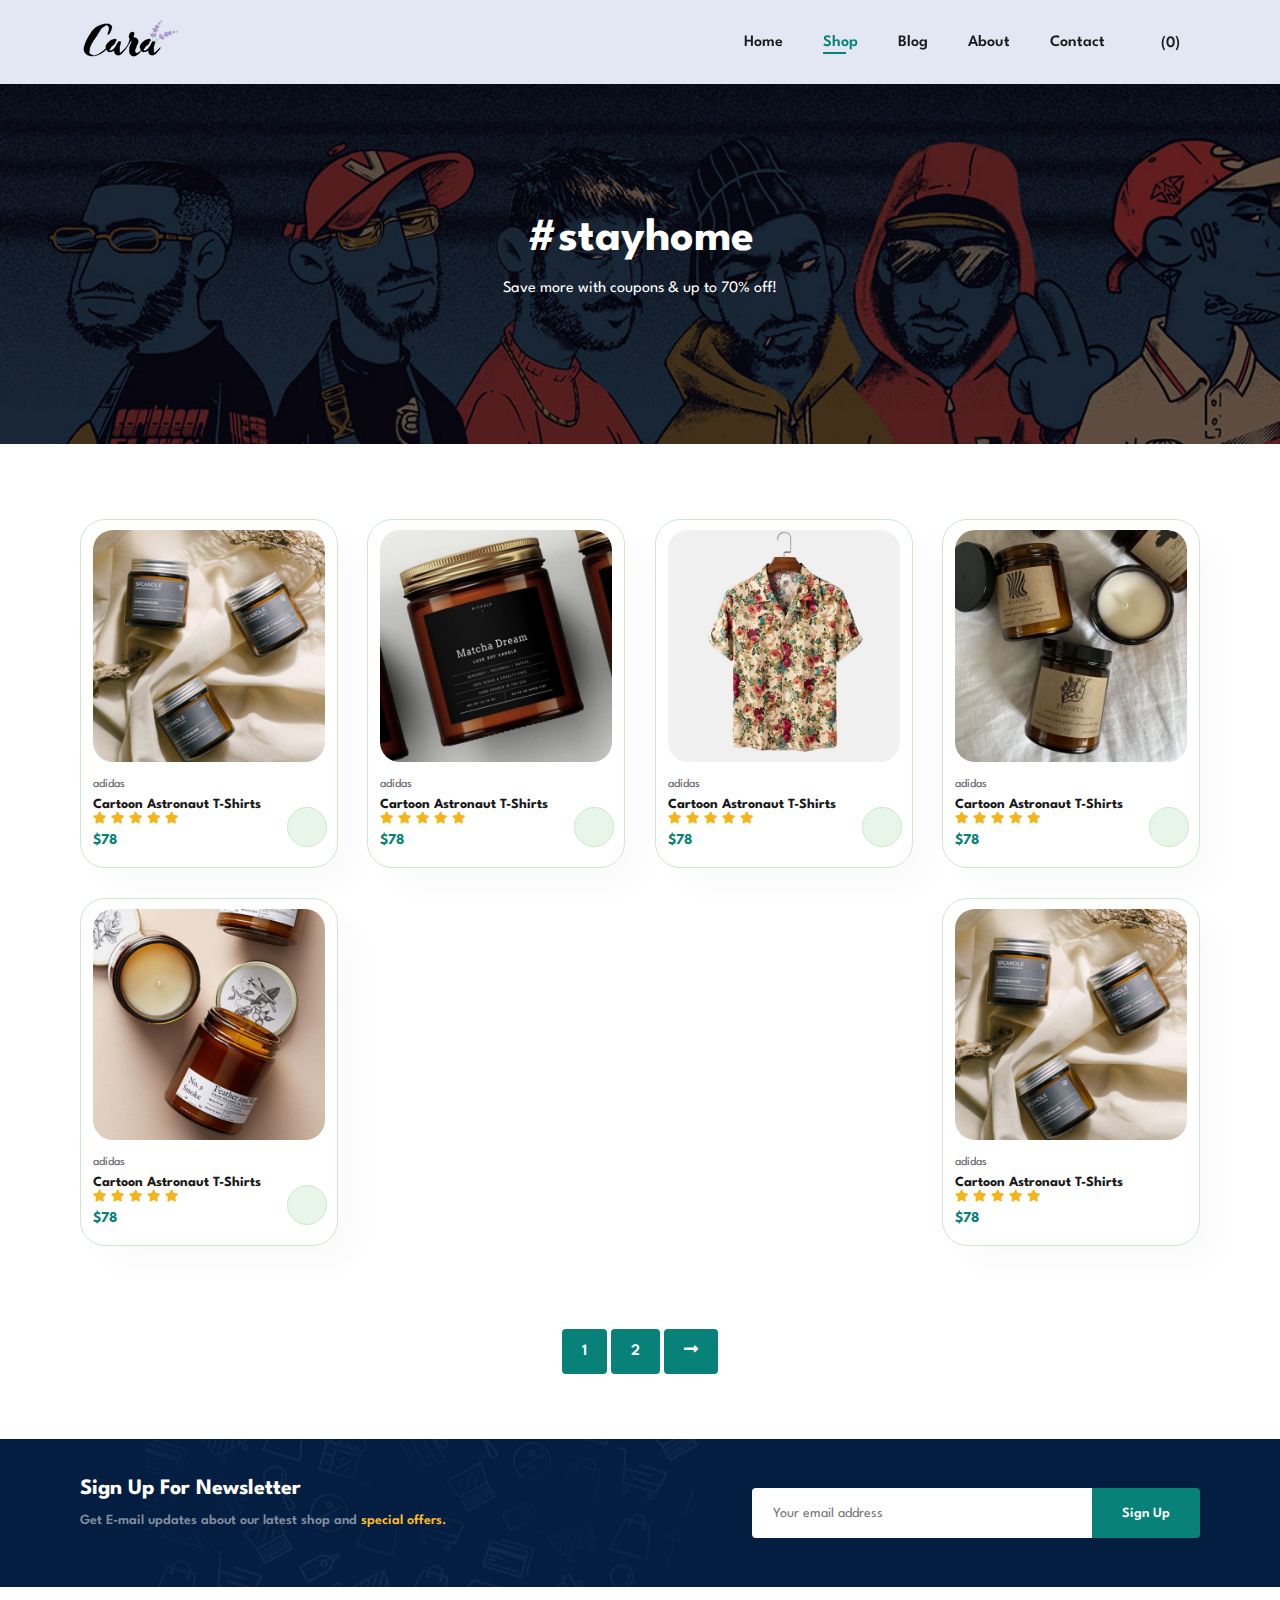
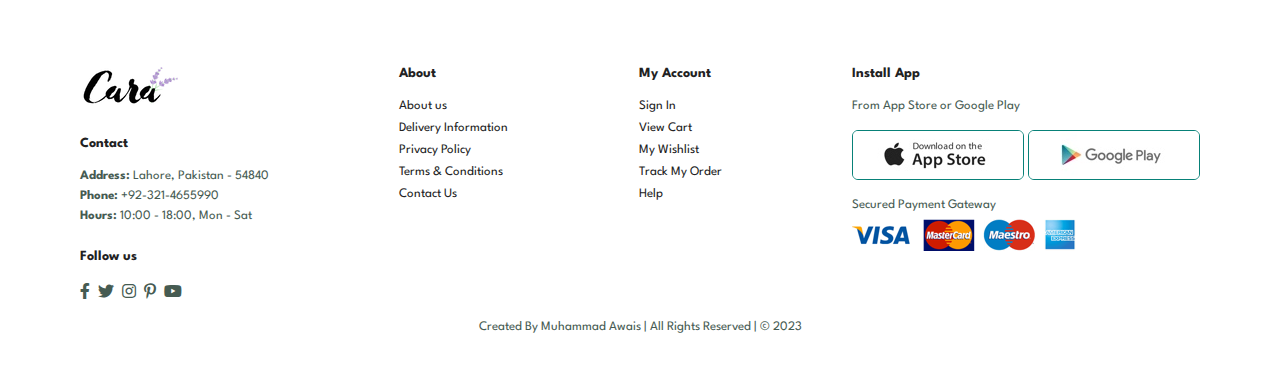
<file: shop.html>
<!doctype html>
<html lang="en">
    <head>
        <meta charset="UTF-8" />
        <meta http-equiv="X-UA-Compatible" content="IE=edge" />
        <meta name="viewport" content="width=device-width, initial-scale=1.0" />
        <title>e-commerce website</title>

        <!-- font-awesome cdn link -->
        <link rel="stylesheet" href="https://pro.fontawesome.com/releases/v5.10.0/css/all.css" />

        <!-- custom css file link -->
        <link rel="stylesheet" href="style.css" />
    </head>

    <body>
        <section id="header">
            <a href="#"><img src="images/logo.png" class="logo" alt="" /></a>
            <div>
                <ul id="navbar">
                    <li><a href="index.html">Home</a></li>
                    <li><a class="active" href="shop.html">Shop</a></li>
                    <li><a href="blog.html">Blog</a></li>
                    <li><a href="about.html">About</a></li>
                    <li><a href="contact.html">Contact</a></li>
                    <li id="lg-bag">
                        <a href="cart.html"><i class="far fa-shopping-bag"></i></a>
                    </li>
                    <a href="#" id="close"><i class="far fa-times"></i></a>
                </ul>
            </div>
            <div id="mobile">
                <a href="cart.html"><i class="far fa-shopping-bag"></i></a>
                <i id="bar" class="fas fa-outdent"></i>
            </div>
        </section>

        <section id="page-header">
            <h2>#stayhome</h2>
            <p>Save more with coupons & up to 70% off!</p>
        </section>

        <section id="product1" class="section-p1">
            <div class="pro-container">
                <div class="pro" onclick="window.location.href='singleProduct.html';">
                    <img src="images/images/p1.png" alt="" />
                    <div class="des">
                        <span>adidas</span>
                        <h5>Cartoon Astronaut T-Shirts</h5>
                        <div class="star">
                            <i class="fas fa-star"></i>
                            <i class="fas fa-star"></i>
                            <i class="fas fa-star"></i>
                            <i class="fas fa-star"></i>
                            <i class="fas fa-star"></i>
                        </div>
                        <h4>$78</h4>
                    </div>
                    <a href="#" class="add-to-cart"><i class="fas fa-shopping-cart cart"></i></a>
                </div>
                <div class="pro">
                    <img src="images/images/p2.png" alt="" />
                    <div class="des">
                        <span>adidas</span>
                        <h5>Cartoon Astronaut T-Shirts</h5>
                        <div class="star">
                            <i class="fas fa-star"></i>
                            <i class="fas fa-star"></i>
                            <i class="fas fa-star"></i>
                            <i class="fas fa-star"></i>
                            <i class="fas fa-star"></i>
                        </div>
                        <h4>$78</h4>
                    </div>
                    <a href="#" class="add-to-cart"><i class="fas fa-shopping-cart cart"></i></a>
                </div>
                <div class="pro">
                    <img src="images/products/f3.jpg" alt="" />
                    <div class="des">
                        <span>adidas</span>
                        <h5>Cartoon Astronaut T-Shirts</h5>
                        <div class="star">
                            <i class="fas fa-star"></i>
                            <i class="fas fa-star"></i>
                            <i class="fas fa-star"></i>
                            <i class="fas fa-star"></i>
                            <i class="fas fa-star"></i>
                        </div>
                        <h4>$78</h4>
                    </div>
                    <a href="#" class="add-to-cart"><i class="fas fa-shopping-cart cart"></i></a>
                </div>
                <div class="pro">
                    <img src="images/images/p3.png" alt="" />
                    <div class="des">
                        <span>adidas</span>
                        <h5>Cartoon Astronaut T-Shirts</h5>
                        <div class="star">
                            <i class="fas fa-star"></i>
                            <i class="fas fa-star"></i>
                            <i class="fas fa-star"></i>
                            <i class="fas fa-star"></i>
                            <i class="fas fa-star"></i>
                        </div>
                        <h4>$78</h4>
                    </div>
                    <a href="#" class="add-to-cart"><i class="fas fa-shopping-cart cart"></i></a>
                </div>
                   <div class="pro">
                    <img src="images/images/p9.png" alt="" />
                    <div class="des">
                        <span>adidas</span>
                        <h5>Cartoon Astronaut T-Shirts</h5>
                        <div class="star">
                            <i class="fas fa-star"></i>
                            <i class="fas fa-star"></i>
                            <i class="fas fa-star"></i>
                            <i class="fas fa-star"></i>
                            <i class="fas fa-star"></i>
                        </div>
                        <h4>$78</h4>
                    </div>
                    <a href="#" class="add-to-cart"><i class="fas fa-shopping-cart cart"></i></a>
                </div>
                <div class="pro">
                    <img src="images/images/p1.png" alt="" />
                    <div class="des">
                        <span>adidas</span>
                        <h5>Cartoon Astronaut T-Shirts</h5>
                        <div class="star">
                            <i class="fas fa-star"></i>
                            <i class="fas fa-star"></i>
                            <i class="fas fa-star"></i>
                            <i class="fas fa-star"></i>
                            <i class="fas fa-star"></i>
                        </div>
                        <h4>$78</h4>
                    </div>
                </div>
            </div>
           
        </section>

        <section id="pagination" class="section-p1">
            <a href="#">1</a>
            <a href="#">2</a>
            <a href="#"><i class="fas fa-long-arrow-alt-right"></i></a>
        </section>

        <section id="newsletter" class="section-p1 section-m1">
            <div class="newstext">
                <h4>Sign Up For Newsletter</h4>
                <p>Get E-mail updates about our latest shop and <span>special offers.</span></p>
            </div>
            <div class="form">
                <input type="text" placeholder="Your email address" />
                <button class="normal">Sign Up</button>
            </div>
        </section>

        <footer class="section-p1">
            <div class="col">
                <img class="logo" src="images/logo.png" alt="" />
                <h4>Contact</h4>
                <p><strong>Address:</strong> Lahore, Pakistan - 54840</p>
                <p><strong>Phone:</strong> +92-321-4655990</p>
                <p><strong>Hours:</strong> 10:00 - 18:00, Mon - Sat</p>
                <div class="follow">
                    <h4>Follow us</h4>
                    <div class="icon">
                        <i class="fab fa-facebook-f"></i>
                        <i class="fab fa-twitter"></i>
                        <i class="fab fa-instagram"></i>
                        <i class="fab fa-pinterest-p"></i>
                        <i class="fab fa-youtube"></i>
                    </div>
                </div>
            </div>
            <div class="col">
                <h4>About</h4>
                <a href="#">About us</a>
                <a href="#">Delivery Information</a>
                <a href="#">Privacy Policy</a>
                <a href="#">Terms & Conditions</a>
                <a href="#">Contact Us</a>
            </div>
            <div class="col">
                <h4>My Account</h4>
                <a href="#">Sign In</a>
                <a href="#">View Cart</a>
                <a href="#">My Wishlist</a>
                <a href="#">Track My Order</a>
                <a href="#">Help</a>
            </div>
            <div class="col install">
                <h4>Install App</h4>
                <p>From App Store or Google Play</p>
                <div class="row">
                    <img src="images/pay/app.jpg" alt="" />
                    <img src="images/pay/play.jpg" alt="" />
                </div>
                <p>Secured Payment Gateway</p>
                <img src="images/pay/pay.png" alt="" />
            </div>
            <div class="copyright">
                <p>Created By Muhammad Awais | All Rights Reserved | &#169; 2023</p>
            </div>
        </footer>

        <!-- javascript script file link -->
        <script src="script.js"></script>
    </body>
</html>
</file>
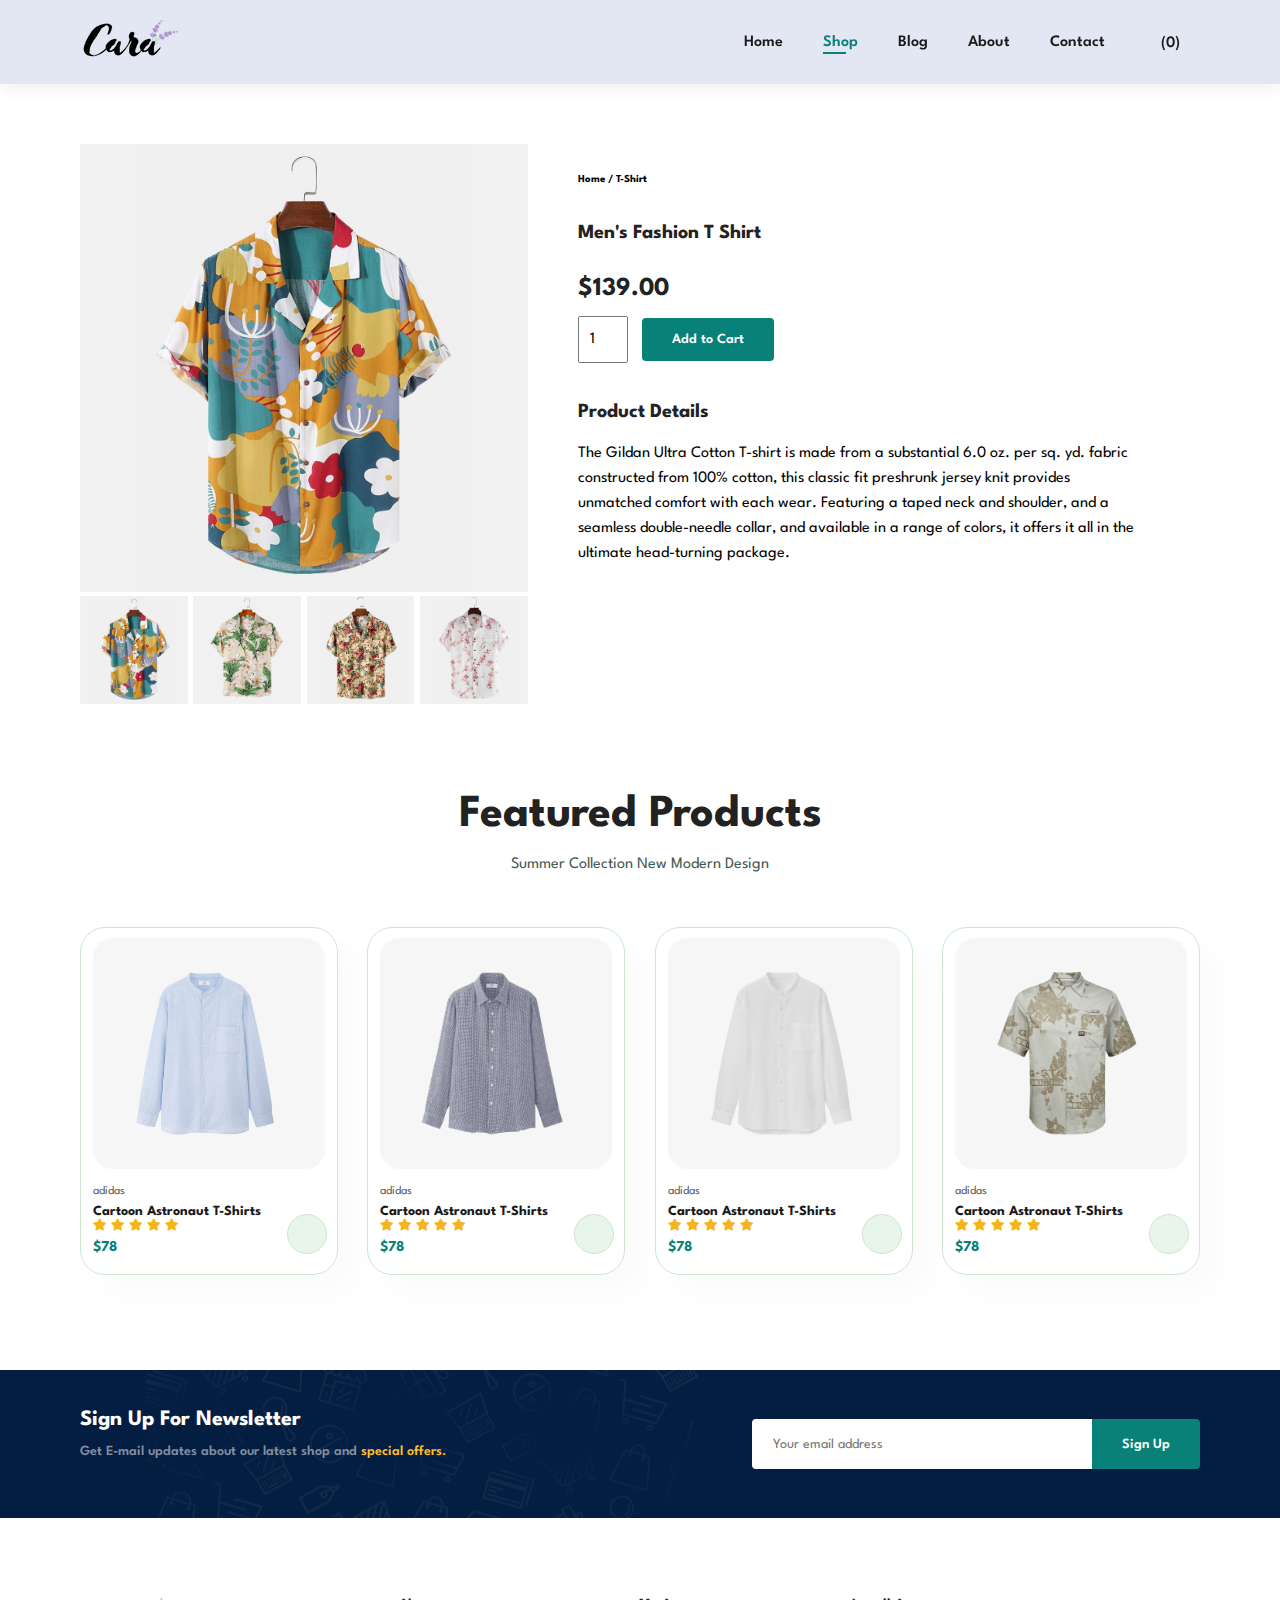
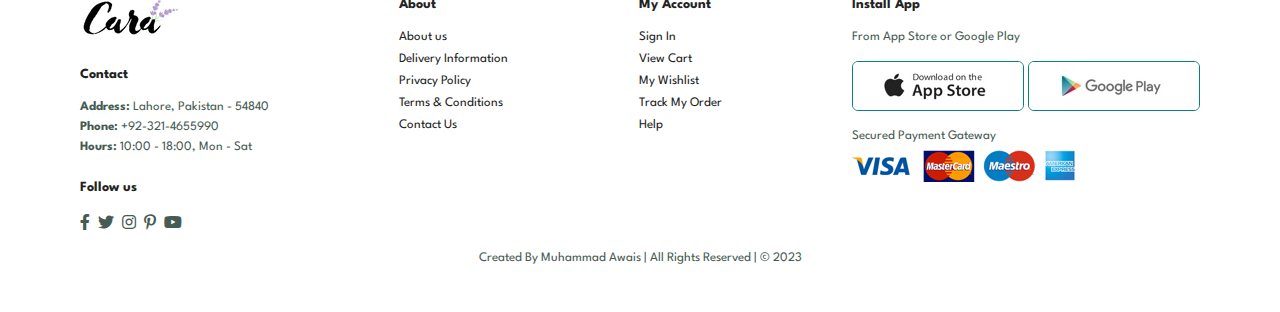
<file: singleProduct.html>
<!doctype html>
<html lang="en">
    <head>
        <meta charset="UTF-8" />
        <meta http-equiv="X-UA-Compatible" content="IE=edge" />
        <meta name="viewport" content="width=device-width, initial-scale=1.0" />
        <title>e-commerce website</title>

        <!-- font-awesome cdn link -->
        <link rel="stylesheet" href="https://pro.fontawesome.com/releases/v5.10.0/css/all.css" />

        <!-- custom css file link -->
        <link rel="stylesheet" href="style.css" />
    </head>

    <body>
        <section id="header">
            <a href="#"><img src="images/logo.png" class="logo" alt="" /></a>
            <div>
                <ul id="navbar">
                    <li><a href="index.html">Home</a></li>
                    <li><a class="active" href="shop.html">Shop</a></li>
                    <li><a href="blog.html">Blog</a></li>
                    <li><a href="about.html">About</a></li>
                    <li><a href="contact.html">Contact</a></li>
                    <li id="lg-bag">
                        <a href="cart.html"><i class="far fa-shopping-bag"></i></a>
                    </li>
                    <a href="#" id="close"><i class="far fa-times"></i></a>
                </ul>
            </div>
            <div id="mobile">
                <a href="cart.html"><i class="far fa-shopping-bag"></i></a>
                <i id="bar" class="fas fa-outdent"></i>
            </div>
        </section>

        <section id="productdetails" class="section-p1">
            <div class="single-pro-image">
                <img src="images/products/f1.jpg" width="100%" id="MainImg" alt="" />
                <div class="small-image-group">
                    <div class="small-img-col">
                        <img src="images/products/f1.jpg" width="100%" class="small-img" alt="" />
                    </div>
                    <div class="small-img-col">
                        <img src="images/products/f2.jpg" width="100%" class="small-img" alt="" />
                    </div>
                    <div class="small-img-col">
                        <img src="images/products/f3.jpg" width="100%" class="small-img" alt="" />
                    </div>
                    <div class="small-img-col">
                        <img src="images/products/f4.jpg" width="100%" class="small-img" alt="" />
                    </div>
                </div>
            </div>
            <div class="single-pro-details">
                <h6>Home / T-Shirt</h6>
                <h4>Men's Fashion T Shirt</h4>
                <h2>$139.00</h2>
                <!--
            <select>
                <option>Select Size</option>
                <option>XL</option>
                <option>XXL</option>
                <option>Small</option>
                <option>Large</option>
            </select>
            -->
                <input type="number" value="1" />
<button class="normal add-to-cart">Add to Cart</button>                <h4>Product Details</h4>
                <span
                    >The Gildan Ultra Cotton T-shirt is made from a substantial 6.0 oz. per sq. yd. fabric constructed
                    from 100% cotton, this classic fit preshrunk jersey knit provides unmatched comfort with each wear.
                    Featuring a taped neck and shoulder, and a seamless double-needle collar, and available in a range
                    of colors, it offers it all in the ultimate head-turning package.
                </span>
            </div>
        </section>

        <section id="product1" class="section-p1">
            <h2>Featured Products</h2>
            <p>Summer Collection New Modern Design</p>
            <div class="pro-container">
                <div class="pro">
                    <img src="images/products/n1.jpg" alt="" />
                    <div class="des">
                        <span>adidas</span>
                        <h5>Cartoon Astronaut T-Shirts</h5>
                        <div class="star">
                            <i class="fas fa-star"></i>
                            <i class="fas fa-star"></i>
                            <i class="fas fa-star"></i>
                            <i class="fas fa-star"></i>
                            <i class="fas fa-star"></i>
                        </div>
                        <h4>$78</h4>
                    </div>
                    <a href="#" class="add-to-cart"><i class="fas fa-shopping-cart cart"></i></a>
                </div>
                <div class="pro">
                    <img src="images/products/n2.jpg" alt="" />
                    <div class="des">
                        <span>adidas</span>
                        <h5>Cartoon Astronaut T-Shirts</h5>
                        <div class="star">
                            <i class="fas fa-star"></i>
                            <i class="fas fa-star"></i>
                            <i class="fas fa-star"></i>
                            <i class="fas fa-star"></i>
                            <i class="fas fa-star"></i>
                        </div>
                        <h4>$78</h4>
                    </div>
                    <a href="#" class="add-to-cart"><i class="fas fa-shopping-cart cart"></i></a>
                </div>
                <div class="pro">
                    <img src="images/products/n3.jpg" alt="" />
                    <div class="des">
                        <span>adidas</span>
                        <h5>Cartoon Astronaut T-Shirts</h5>
                        <div class="star">
                            <i class="fas fa-star"></i>
                            <i class="fas fa-star"></i>
                            <i class="fas fa-star"></i>
                            <i class="fas fa-star"></i>
                            <i class="fas fa-star"></i>
                        </div>
                        <h4>$78</h4>
                    </div>
                    <a href="#" class="add-to-cart"><i class="fas fa-shopping-cart cart"></i></a>
                </div>
                <div class="pro">
                    <img src="images/products/n4.jpg" alt="" />
                    <div class="des">
                        <span>adidas</span>
                        <h5>Cartoon Astronaut T-Shirts</h5>
                        <div class="star">
                            <i class="fas fa-star"></i>
                            <i class="fas fa-star"></i>
                            <i class="fas fa-star"></i>
                            <i class="fas fa-star"></i>
                            <i class="fas fa-star"></i>
                        </div>
                        <h4>$78</h4>
                    </div>
                    <a href="#" class="add-to-cart"><i class="fas fa-shopping-cart cart"></i></a>
                </div>
            </div>
        </section>

        <section id="newsletter" class="section-p1 section-m1">
            <div class="newstext">
                <h4>Sign Up For Newsletter</h4>
                <p>Get E-mail updates about our latest shop and <span>special offers.</span></p>
            </div>
            <div class="form">
                <input type="text" placeholder="Your email address" />
                <button class="normal">Sign Up</button>
            </div>
        </section>

        <footer class="section-p1">
            <div class="col">
                <img class="logo" src="images/logo.png" alt="" />
                <h4>Contact</h4>
                <p><strong>Address:</strong> Lahore, Pakistan - 54840</p>
                <p><strong>Phone:</strong> +92-321-4655990</p>
                <p><strong>Hours:</strong> 10:00 - 18:00, Mon - Sat</p>
                <div class="follow">
                    <h4>Follow us</h4>
                    <div class="icon">
                        <i class="fab fa-facebook-f"></i>
                        <i class="fab fa-twitter"></i>
                        <i class="fab fa-instagram"></i>
                        <i class="fab fa-pinterest-p"></i>
                        <i class="fab fa-youtube"></i>
                    </div>
                </div>
            </div>
            <div class="col">
                <h4>About</h4>
                <a href="#">About us</a>
                <a href="#">Delivery Information</a>
                <a href="#">Privacy Policy</a>
                <a href="#">Terms & Conditions</a>
                <a href="#">Contact Us</a>
            </div>
            <div class="col">
                <h4>My Account</h4>
                <a href="#">Sign In</a>
                <a href="#">View Cart</a>
                <a href="#">My Wishlist</a>
                <a href="#">Track My Order</a>
                <a href="#">Help</a>
            </div>
            <div class="col install">
                <h4>Install App</h4>
                <p>From App Store or Google Play</p>
                <div class="row">
                    <img src="images/pay/app.jpg" alt="" />
                    <img src="images/pay/play.jpg" alt="" />
                </div>
                <p>Secured Payment Gateway</p>
                <img src="images/pay/pay.png" alt="" />
            </div>
            <div class="copyright">
                <p>Created By Muhammad Awais | All Rights Reserved | &#169; 2023</p>
            </div>
        </footer>

        <!-- javascript script file code -->
        <script>
            var mainImg = document.getElementById("MainImg");
            var smallImg = document.getElementsByClassName("small-img");
            smallImg[0].onclick = function () {
                mainImg.src = smallImg[0].src;
            };
            smallImg[1].onclick = function () {
                mainImg.src = smallImg[1].src;
            };
            smallImg[2].onclick = function () {
                mainImg.src = smallImg[2].src;
            };
            smallImg[3].onclick = function () {
                mainImg.src = smallImg[3].src;
            };
        </script>

        <!-- javascript script file link -->
        <script src="script.js"></script>
    </body>
</html>
</file>
<file: style.css>
@import url('https://fonts.googleapis.com/css2?family=Spartan:wght@100;200;300;400;500;600;700;800;900&display=swap');

* {
    margin: 0;
    padding: 0;
    box-sizing: border-box;
    font-family: 'Spartan',sans-serif;
}

h1 {
    font-size: 50px;
    line-height: 64px;
    color: #222;
}

h2 {
    font-size: 46px;
    line-height: 54px;
    color: #222;
}

h4 {
    font-size: 20px;
    color: #222;
}

h6 {
    font-weight: 700;
    font-size: 12x;
}

p {
    font-size: 16px;
    color: #465b52;
    margin: 15px 0 20px 0;
}

.section-p1 {
    padding: 40px 80px;
}

.section-m1 {
    margin: 40px 0;
}

button.normal {
    font-size: 14px;
    font-weight: 600;
    padding: 15px 30px;
    color: #000;
    background-color: #fff;
    border-radius: 4px;
    cursor: pointer;
    border: none;
    outline: none;
    transition: 0.2s ease;
}

button.white {
    font-size: 13px;
    font-weight: 600;
    padding: 11px 18px;
    color: #fff;
    background-color: transparent;
    cursor: pointer;
    border: 1px solid #fff;
    outline: none;
    transition: 0.2s ease;
}

body {
    width: 100%;
}

/* Header Start */

#header {
    display: flex;
    align-items: center;
    justify-content: space-between;
    padding: 20px 80px;
    background: #E3E6F3;
    box-shadow: 0 5px 15px rgba(0, 0, 0, 0.06);
    z-index: 999;
    position: sticky;
    top: 0;
}

#navbar {
    display: flex;
    align-items: center;
    justify-content: center;
}

#navbar li {
    list-style: none;
    padding: 0 20px;
    position: relative;
}

#navbar li a {
    text-decoration: none;
    font-size: 16px;
    font-weight: 600;
    color: #1a1a1a;
    transition: 0.3s ease; 
}

#navbar li a:hover,
#navbar li a.active {
    color: #088178;
}

#navbar li a:hover::after,
#navbar li a.active::after {
    content: "";
    width: 30%;
    height: 2px;
    background: #088178;
    position: absolute;
    bottom: -4px;
    left: 20px;
}

#close {
    display: none;
}

#mobile {
    display: none;
    align-items: center;
}

/* Home Page */

#hero {
    background-image: url(images/images/banner4.png);
    width: 100%;
    height: 90vh;
    background-size: cover;
    background-position: top 25% right 0;
    padding: 0 80px;
    display: flex;
    flex-direction: column;
    align-items: flex-start;
    justify-content: center;
}

#hero h4 {
    padding-bottom: 15px;
}

#hero h1 {
    color: #088178;
}

#hero button {
    background-image: url(images/button.png);
    background-color: transparent;
    color: #088178;
    border: 0;
    padding: 14px 80px 14px 65px;
    background-repeat: no-repeat;
    cursor: pointer;
    font-weight: 700;
    font-size: 15px;
}

#feature {
    display: flex;
    align-items: center;
    justify-content: space-between;
    flex-wrap: wrap;
}

#feature .fe-box {
    width: 180px;
    text-align: center;
    padding: 25px 15px;
    box-shadow: 20px 20px 34px rgba(0, 0, 0, 0.03);
    border: 1px solid #cce7d0;
    border-radius: 4px;
    margin: 15px 0;
}

#feature .fe-box:hover {
    box-shadow: 10px 10px 54px rgba(70, 62, 221, 0.1);
}

#feature .fe-box img{
    width: 100%;
    margin-bottom: 10px;
}

#feature .fe-box h6 {
    display: inline-block;
    padding: 9px 8px 6px 8px;
    line-height: 1;
    border-radius: 4px;
    color: #088178;
    background-color: #fddde4;
}

#feature .fe-box:nth-child(2) h6 {
    background-color: #cdebbc;
}

#feature .fe-box:nth-child(3) h6 {
    background-color: #d1e8f2;
}

#feature .fe-box:nth-child(4) h6 {
    background-color: #cdd4f8;
}

#feature .fe-box:nth-child(5) h6 {
    background-color: #f6dbf6;
}

#feature .fe-box:nth-child(6) h6 {
    background-color: #fff2e5;
}

#product1 {
    text-align: center;
}

#product1 .pro-container {
    display: flex;
    justify-content: space-between;
    padding-top: 20px;
    flex-wrap: wrap;
}

#product1 .pro {
    width: 23%;
    min-width: 250px;
    padding: 10px 12px;
    border: 1px solid #cce7d0;
    border-radius: 25px;
    cursor: pointer;
    box-shadow: 20px 20px 30px rgba(0, 0, 0, 0.02);
    margin: 15px 0;
    transition: 0.2s ease;
    position: relative;
}

#product1 .pro:hover {
    box-shadow: 20px 20px 30px rgba(0, 0, 0, 0.06);
}

#product1 .pro img {
    width: 100%;
    border-radius: 20px;   
}

#product1 .pro .des {
    text-align: start;
    padding: 10px 0;
}

#product1 .pro .des span {
    color: #606063;
    font-size: 12px;
}

#product1 .pro .des h5 {
    padding-top: 7px;
    color: #1a1a1a;
    font-size: 14px;
}

#product1 .pro .des i {
    font-size: 12px;
    color: rgb(243, 181, 25);
}

#product1 .pro .des h4 {
    padding-top: 7px;
    font-size: 15px;
    font-weight: 700;
    color: #088178;
}

#product1 .pro .cart {
    width: 40px;
    height: 40px;
    line-height: 40px;
    border-radius: 50px;
    background-color: #e8f6ea;
    font-weight: 500;
    color: #088178;
    border: 1px solid #cce7d0;
    position: absolute;
    bottom: 20px;
    right: 10px;
}

#banner {
    display: flex;
    flex-direction: column;
    justify-content: center;
    align-items: center;
    text-align: center;
    background-image: url(images/banner/b2.jpg);
    background-size: cover;
    background-position: center;
    width: 100%;
    height: 40vh;
}

#banner h4 {
    color: #fff;
    font-size: 16px;
}

#banner h2 {
    color: #fff;
    font-size: 30px;
    padding: 10px 0;
}

#banner h2 span {
    color: #ef3636;
}

#banner button:hover {
    background-color: #088178;
    color: #fff;
}

#sm-banner {
    display: flex;
    justify-content: space-between;
    flex-wrap: wrap;
}

#sm-banner .banner-box {
    display: flex;
    flex-direction: column;
    justify-content: center;
    align-items: flex-start;
    text-align: center;
    background-image: url(images/banner/b17.jpg);
    background-size: cover;
    background-position: center;
    min-width: 850px;
    height: 50vh;
    padding: 30px;
}

#sm-banner h4{
    color: #fff;
    font-size: 20px;
    font-weight: 300;
}

#sm-banner h2 {
    color: #fff;
    font-size: 28px;
    font-weight: 800;
}

#sm-banner span  {
    color: #fff;
    font-size: 14px;
    font-weight: 500;
    padding-bottom: 15px;
}

#sm-banner .banner-box:hover button{
    background-color: #088178;
    border: 1px solid #088178;
}

#sm-banner .banner-box:nth-child(2) {
    background-image: url(images/banner/b10.jpg);
}

#banner3 .banner-box {
    display: flex;
    flex-direction: column;
    justify-content: center;
    align-items: flex-start;
    text-align: center;
    background-image: url(images/banner/b7.jpg);
    background-size: cover;
    background-position: center;
    min-width: 30%;
    height: 30vh;
    padding: 30px;
    margin-bottom: 20px;
}

#banner3 .banner-box:nth-child(2) {
    background-image: url(images/banner/b4.jpg);
}

#banner3 .banner-box:nth-child(3) {
    background-image: url(images/banner/b18.jpg);
}

#banner3 {
    display: flex;
    justify-content: space-between;
    flex-wrap: wrap;
    padding: 0 80px;   
}

#banner3 h2 {
    color: #fff;
    font-weight: 900;
    font-size: 22px;
}

#banner3 h3 {
    color: #ec544e;
    font-weight: 800;
    font-size: 15px;
}

#newsletter {
    display: flex;
    justify-content: space-between;
    align-items: center;
    flex-wrap: wrap;
    background-image: url(images/banner/b14.png);
    background-repeat: no-repeat;
    background-position: 20% 30%;
    background-color: #041e42;
}

#newsletter h4 {
    font-size: 22px;
    font-weight: 700;
    color: #fff;
}

#newsletter p {
    font-size: 14px;
    font-weight: 600;
    color: #818EA0;
}

#newsletter p span{ 
    color: #ffbd27;
}

#newsletter .form {
    display: flex;
    width: 40%;
}

#newsletter input {
    height: 3.125rem;
    padding: 0 1.25rem;
    font-size: 14px;
    width: 100%;
    border: 1px solid transparent;
    border-radius: 4px;
    outline: none;
    border-top-right-radius: 0;
    border-bottom-right-radius: 0;
}

#newsletter button {
    background-color: #088178;
    color: #fff;
    white-space: nowrap;
    border-top-left-radius: 0;
    border-bottom-left-radius: 0;
}

footer {
    display: flex;
    justify-content: space-between;
    flex-wrap: wrap;
}

footer .col {
    display: flex;
    flex-direction: column;
    align-items: flex-start;
    margin-bottom: 20px;
}

footer .logo {
    margin-bottom: 30px;
}

footer h4 {
    font-size: 14px;
    padding-bottom: 20px;
}

footer p {
    font-size: 13px;
    margin: 0 0 8px 0;
}

footer a {
    font-size: 13px;
    text-decoration: none;
    color: #222;
    margin: 0 0 10px 0;
}

footer .follow {
    margin-top: 20px;
}

footer .follow i{
    color: #465b52;
    padding-right: 4px;
    cursor: pointer;
}

footer .install .row img{
    border: 1px solid #088178;
    border-radius: 6px;
    margin: 10px 0 15px 0;
}

footer .follow i:hover,
footer a:hover {
    color: #088178;
}

footer .copyright {
    width: 100%;
    text-align: center;
}

/* Shop Page */

#page-header {
    background-image: url(images/banner/b1.jpg);
    width: 100%;
    height: 40vh;
    background-size: cover;
    display: flex;
    justify-content: center;
    text-align: center;
    flex-direction: column;
    padding: 14px;
}

#page-header h2,
#page-header p {
    color: #fff;
}

#pagination {
    text-align: center;
}

#pagination a {
    text-decoration: none;
    background-color: #088178;
    padding: 15px 20px;
    border-radius: 4px;
    color: #fff;
    font-weight: 600;
}

#pagination a i {
    font-size: 16px;
    font-weight: 600;
}

/* Single Product Page */

#productdetails {
    display: flex;
    margin-top: 20px;
}

#productdetails .single-pro-image{
    width: 40%;
    margin-right: 50px;
}

.small-image-group {
    display: flex;
    justify-content: space-between;
}

.small-img-col {
    flex-basis: 24%;
    cursor: pointer;
}

#productdetails .single-pro-details {
    width: 50%;
    padding-top: 30px;
}

#productdetails .single-pro-details h4 {
    padding: 40px 0 20px 0;
}

#productdetails .single-pro-details h2 {
    font-size: 26px;
}

#productdetails .single-pro-details select {
    display: block;
    padding: 5px 10px;
    margin-bottom: 10px;
}

#productdetails .single-pro-details input {
    width: 50px;
    height: 47px;
    padding-left: 10px;
    font-size: 16px;
    margin-right: 10px;
}

#productdetails .single-pro-details button {
    background-color: #088178;
    color: #fff;
}

#productdetails .single-pro-details input:focus {
    outline: none;
}

#productdetails .single-pro-details span {
    line-height: 25px;
}

/* Blog Page */

#page-header.blog-header {
    background-image: url(images/banner/b19.jpg);
}

#blog {
    padding: 150px 150px 0 150px;
}

#blog .blog-box {
    display: flex;
    align-items: center;
    width: 100%;
    position: relative;
    padding-bottom: 90px;
}

#blog .blog-img {
    width: 50%;
    margin-right: 40px;
}

#blog img {
    width: 100%;
    height: 300px;
    object-fit: cover;
}

#blog .blog-details {
    width: 50%;
}

#blog .blog-details a {
    text-decoration: none;
    font-size: 11px;
    color: #000;
    font-weight: 700;
    position: relative;
    transition: 0.3s;
}

#blog .blog-details a::after {
    content: "";
    width: 50px;
    height: 1px;
    background-color: #000;
    position: absolute;
    top: 4px;
    right: -60px;
}

#blog .blog-details a:hover {
    color: #088178;
}

#blog .blog-details a:hover::after {
    background-color: #088178;
}

#blog .blog-box h1 {
    position: absolute;
    top: -40px;
    left: 0;
    font-size: 70px;
    font-weight: 700;
    color: #c9cbce;
    z-index: -9;
}

/* About Page */

#page-header.about-header {
    background-image: url(images/about/banner.png);
}

#about-head {
    display: flex;
    align-items: center;
}

#about-head img {
    width: 50%;
    height: auto;
}

#about-head div {
    padding-left: 40px;
}


#about-app {
    text-align: center;
}

#about-app .video {
    width: 70%;
    height: 100%;
    margin: 30px auto 0 auto;
} 

#about-app .video video {
    width: 100%;
    height: 100%;
    border-radius: 20px;
}

/* Contact Page */

#contact-details {
    display: flex;
    align-items: center;
    justify-content: space-between;
}

#contact-details .details {
    width: 40%;
}

#contact-details .details span,
#form-details form span {
    font-size: 12px;
}

#contact-details .details h2,
#form-details form h2 {
    font-size: 26px;
    line-height: 35px;
    padding: 20px 0;
}

#contact-details .details h3 {
    font-size: 16px;
    padding-bottom: 15px;
}

#contact-details .details li {
    list-style: none;
    display: flex;
    padding: 10px 0;
    align-items: center;
}

#contact-details .details li i {
    font-size: 14px;
    padding-right: 22px;
}

#contact-details .details li p {
    margin: 0;
    font-size: 14px;
}

#contact-details .map {
    width: 55%;
    height: 400px;
}

#contact-details .map iframe {
    width: 100%;
    height: 100%;
}

#form-details {
    display: flex;
    justify-content: space-between;
    margin: 30px;
    padding: 80px;
    border: 1px solid #e1e1e1;
}

#form-details form {
    width: 65%;
    display: flex;
    flex-direction: column;
    align-items: flex-start;
}

#form-details form input,
#form-details form textarea {
    width: 100%;
    padding: 12px 15px;
    outline: none;
    margin-bottom: 20px;
    border: 1px solid #e1e1e1;
}

#form-details form button {
    background-color: #088178;
    color: #fff;
}

#form-details .people div {
    padding-bottom: 25px;
    display: flex;
    align-items: flex-start;
}

#form-details .people div img {
    width: 65px;
    height: 65px;
    object-fit: cover;
    margin-right: 15px;
}

#form-details .people div p {
    margin: 0;
    font-size: 13px;
    line-height: 25px;
}

#form-details .people div span {
    display: block;
    color: #000;
    font-size: 16px;
    font-weight: 600;
}

/* Cart Page */

#cart {
    overflow-x: auto;
}

#cart table {
    width: 100%;
    border-collapse: collapse;
    table-layout: fixed;
    white-space: nowrap;
}

#cart table img {
    width: 70px;
}

#cart table td:nth-child(1) {
    width: 100px;
    text-align: center;
}

#cart table td:nth-child(2) {
    width: 150px;
    text-align: center;
}

#cart table td:nth-child(3) {
    width: 250px;
    text-align: center;
}

#cart table td:nth-child(4),
#cart table td:nth-child(5),
#cart table td:nth-child(6) {
    width: 150px;
    text-align: center;
}

#cart table td:nth-child(5) input{
    width: 70px;
    padding: 10px 5px 10px 15px;
}

#cart table thead {
    border: 1px solid #e2e9e1;
    border-left: none;
    border-right: none;
}

#cart table thead td {
    font-weight: 700;
    text-transform: uppercase;
    font-size: 13px;
    padding: 18px 0;
}

#cart table tbody tr td {
    padding-top: 15px;
}

#cart table tbody td {
    font-size: 13px;
}

#cart-add {
    display: flex;
    flex-wrap: wrap;
    justify-content: space-between;
}

#cart-add .coupon {
    width: 50%;
    margin-bottom: 30px;
}

#cart-add .coupon h3,
#cart-add .subtotal h3 {
    padding-bottom: 15px;
}
 
#cart-add .coupon input {
    padding: 10px 20px;
    outline: none;
    width: 60%;
    margin-right: 10px;
    border: 1px solid #e2e9e1;
}

#cart-add .coupon button,
#cart-add .subtotal button {
    background-color: #088178;
    color: #fff;
    padding: 12px 20px;
}

#cart-add .subtotal {
    width: 50%;
    margin-bottom: 30px;
    border: 1px solid #e2e9e1;
    padding: 30px;
}

#cart-add .subtotal table {
    border-collapse: collapse;
    width: 100%;
    margin-bottom: 20px;
}

#cart-add .subtotal table td {
    width: 50%;
    border: 1px solid #e2e9e1;
    padding: 10px;
    font-size: 13px;
}

/* Media Query */

@media (max-width: 799px) {
    .section-p1 {
        padding: 40px 40px;
    } 

    #navbar {
        display: flex;
        flex-direction: column;
        align-items: flex-start;
        justify-content: flex-start;
        position: fixed;
        top: 0;
        right: -300px;
        height: 100vh;
        width: 300px;
        background-color: #E3E6F3;
        box-shadow: 0 40px 60px rgba(0, 0, 0, 0.1);
        padding: 80px 0 0 10px;
        transition: 0.3s;
    }

    #navbar.active {
        right: 0px;
    }

    #navbar li {
        margin-bottom: 25px;
    }

    #mobile {
        display: flex;
        align-items: center;
    }

    #mobile i {
        color: #1a1a1a;
        font-size: 24px;
        padding-left: 20px;
    }

    #close {
        display: initial;
        position: absolute;
        top: 30px;
        left: 30px;
        color: #222;
        font-size: 24px;
    }

    #lg-bag {
        display: none;
    }

    #hero {
        height: 70vh;
        padding: 0 80px;
        background-position: top 30% right 30%;
    }

    #feature {
        justify-content: center;
    }

    #feature .fe-box {
        margin: 15px 15px;
    }

    #product1 .pro-container {
        justify-content: center;
    }

    #product1 .pro {
        margin: 15px;
    }

    #banner {
        height: 20vh;
    }

    #sm-banner .banner-box {
        min-height: 100%;
        height: 30vh;
    }

    #banner3 {
        padding: 0 40px;
    }

    #banner3 .banner-box {
        width: 28%;
    }

    #newsletter .form {
        width: 70%;
    }

    /* Contact Page */

    #form-details {
        padding: 40px;
    }

    #form-details form {
        width: 50%;
    }
}

@media (max-width: 477px) {
    .section-p1 {
        padding: 20px;
    }

    #header {
        padding: 10px 30px;
    }

    h1 {
        font-size: 38px;
    }

    h2 {
        font-size: 32px;
    }

    #hero {
        padding: 0 20px;
        background-position: 55%;
    }

    #feature {
        justify-content: space-between;
    }

    #feature .fe-box {
        width: 155px;
        margin: 0 0 15px 0;
    }

    #product .pro {
        width: 100%;
    }
    
    #banner {
        height: 40vh;
    }

    #sm-banner .banner-box {
        height: 40vh;
        margin-bottom: 20px;
    }

    #banner3 {
        padding: 0 20px;
    }

    #banner3 .banner-box {
        width: 100%;
    }

    #newsletter {
        padding: 40px 20px;
    }

    #newsletter .form {
        width: 100%;
    }

    footer .copyright {
        text-align: start;
    }

    /* Single Product */
    #productdetails {
        display: flex;
        flex-direction: column;
    }

    #productdetails .single-pro-image {
        width: 100%;
        margin-right: 0px;
    }

    #productdetails .single-pro-details {
        width: 100%;
    }

    /* Blog Page */
    #blog {
        padding: 100px 20px 0 20px;
    }

    #blog .blog-box {
        display: flex;
        flex-direction: column;
        align-items: flex-start;
    }

    #blog .blog-img {
        width: 100%;
        margin-right: 0px;
        margin-bottom: 30px;
    }

    #blog .blog-details {
        width: 100%;
    }

    /* About Page */
    
    #about-head {
        flex-direction: column;
    }

    #about-head img {
        width: 100%;
        margin-bottom: 20px;
    }

    #about-head div {
        padding-left: 0px;
    }

    #about-app .video {
        width: 100%;
    }

    /* Contact Page */

    #contact-details {
        flex-direction: column;
    }

    #contact-details .details {
        width: 100%;
        margin-bottom: 30px;
    }

    #contact-details .map {
        width: 100%;
    }

    #form-details {
        margin: 10px;
        padding: 30px 10px;
        flex-wrap: wrap;
    }

    #form-details form {
        width: 100%;
        margin-bottom: 30px;
    }

    /* Cart Page */

    #cart-add {
        flex-direction: column;
    }

    #cart-add .coupon {
        width: 100%;
    }

    #cart-add .subtotal {
        width: 100%;
        padding: 20px;
    }
}
</file>
